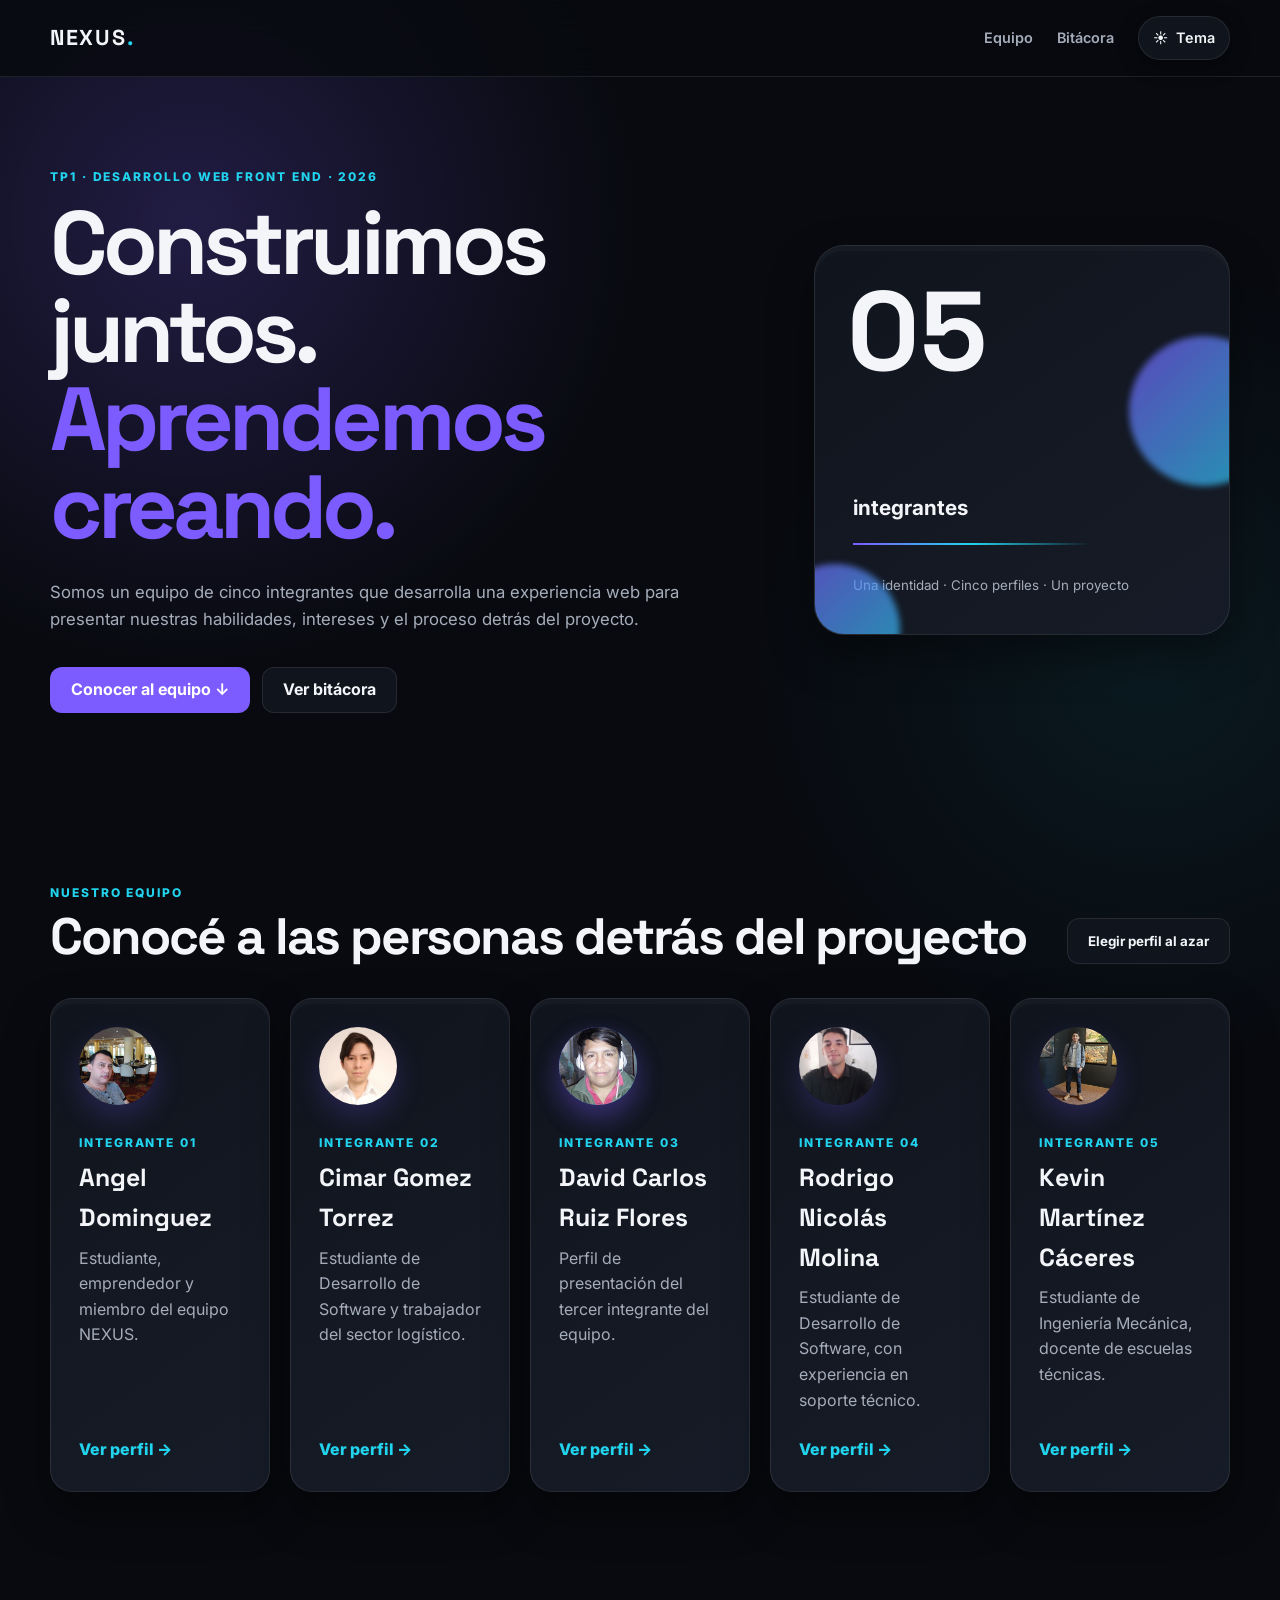
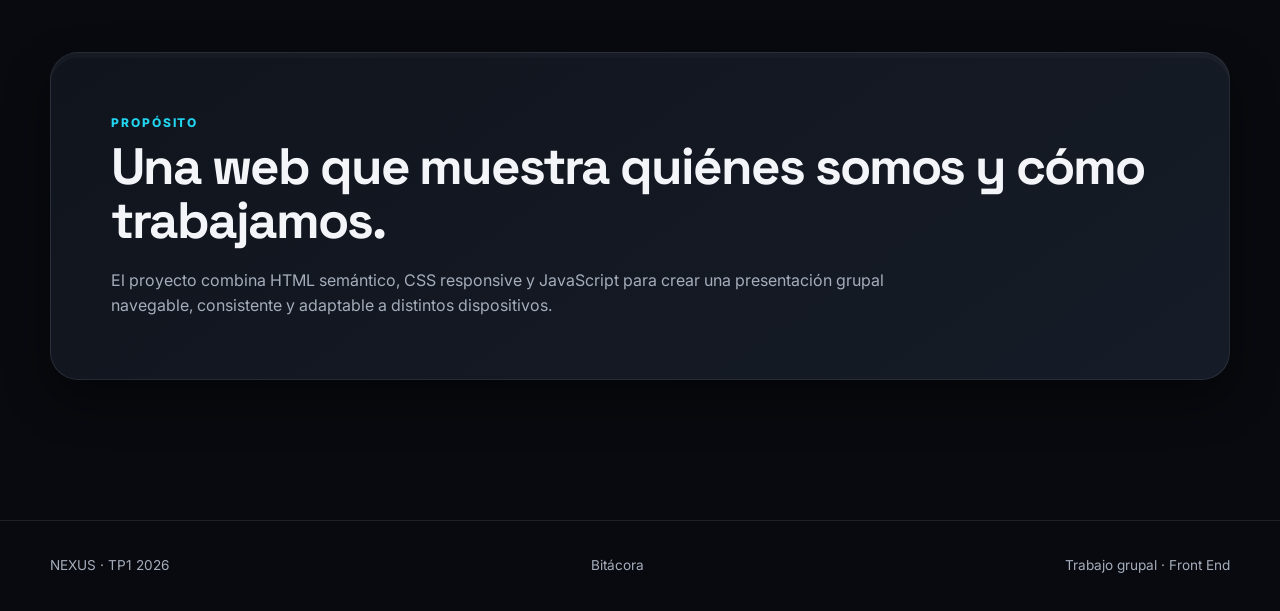
<file: index.html>
<!DOCTYPE html>
<html lang="es">
<head>
    <meta charset="UTF-8">
    <meta name="viewport" content="width=device-width, initial-scale=1.0">
    <meta name="description" content="Portada del equipo para el Trabajo Práctico Grupal 1 - Desarrollo de Sistemas Web Front End.">
    <title>Equipo Nexus | TP1 Front End</title>
    <link rel="preconnect" href="https://fonts.googleapis.com">
    <link rel="preconnect" href="https://fonts.gstatic.com" crossorigin>
    <link href="https://fonts.googleapis.com/css2?family=Inter:wght@400;500;600;700;800&family=Space+Grotesk:wght@500;600;700&display=swap" rel="stylesheet">
    <link rel="stylesheet" href="css/styles.css">
    <script src="js/script.js" defer></script>
</head>
<body>
    <header class="site-header">
        <nav class="navbar container" aria-label="Navegación principal">
            <a class="brand" href="index.html">NEXUS<span>.</span></a>
            <div class="nav-links">
                <a href="#equipo">Equipo</a>
                <a href="bitacora.html">Bitácora</a>
                <button class="theme-toggle" type="button" aria-label="Cambiar tema">
                    <span class="theme-icon">☀</span>
                    <span>Tema</span>
                </button>
            </div>
        </nav>
    </header>

    <main>
        <section class="hero container">
            <div class="hero-copy">
                <p class="eyebrow">TP1 · DESARROLLO WEB FRONT END · 2026</p>
                <h1>Construimos juntos.<br><span>Aprendemos creando.</span></h1>
                <p class="hero-text">
                    Somos un equipo de cinco integrantes que desarrolla una experiencia web
                    para presentar nuestras habilidades, intereses y el proceso detrás del proyecto.
                </p>
                <div class="hero-actions">
                    <a class="btn btn-primary" href="#equipo">Conocer al equipo ↓</a>
                    <a class="btn btn-secondary" href="bitacora.html">Ver bitácora</a>
                </div>
            </div>

            <div class="hero-card card-3d">
                <div class="orb orb-one"></div>
                <div class="orb orb-two"></div>
                <span class="hero-number">05</span>
                <p>integrantes</p>
                <div class="hero-line"></div>
                <small>Una identidad · Cinco perfiles · Un proyecto</small>
            </div>
        </section>

        <section class="section container" id="equipo">
            <div class="section-heading">
                <div>
                    <p class="eyebrow">NUESTRO EQUIPO</p>
                    <h2>Conocé a las personas detrás del proyecto</h2>
                </div>
                <button id="random-profile" class="btn btn-secondary" type="button">Elegir perfil al azar</button>
            </div>

            <div class="team-grid">
                <article class="profile-card card-3d">
                    <img class="avatar avatar-photo" src="img/angel.jpg" alt="Foto de Angel Dominguez">
                    <p class="role">INTEGRANTE 01</p>
                    <h3>Angel Dominguez</h3>
                    <p>Estudiante, emprendedor y miembro del equipo NEXUS.</p>
                    <a class="card-link" href="integrante1.html">Ver perfil →</a>
                </article>

                <article class="profile-card card-3d">
                    <img class="avatar avatar-photo" src="img/cimar.jpg" alt="Foto de Cimar Gomez Torrez">
                    <p class="role">INTEGRANTE 02</p>
                    <h3>Cimar Gomez Torrez</h3>
                    <p>Estudiante de Desarrollo de Software y trabajador del sector logístico.</p>
                    <a class="card-link" href="integrante2.html">Ver perfil →</a>
                </article>

                <article class="profile-card card-3d">
                    <div class="avatar avatar-3"><img src="img/david.jpg" alt="Foto de perfil de David Carlos Ruiz Flores" class="avatar avatar-photo"></div>
                    <p class="role">INTEGRANTE 03</p>
                    <h3>David Carlos Ruiz Flores</h3>
                    <p>Perfil de presentación del tercer integrante del equipo.</p>
                    <a class="card-link" href="integrante3.html">Ver perfil →</a>
                </article>

                <article class="profile-card card-3d">
                    <img src="img/rodrigo.jpg" alt="Foto de perfil de Rodrigo Nicolás Molina" class="avatar avatar-photo">
                    <p class="role">INTEGRANTE 04</p>
                    <h3>Rodrigo Nicolás Molina</h3>
                    <p>Estudiante de Desarrollo de Software, con experiencia en soporte técnico.</p>
                    <a class="card-link" href="integrante4.html">Ver perfil →</a>
                </article>

                <article class="profile-card card-3d">
                    <img src="img/kdmc.jpg" alt="Foto de Kevin Martínez Cáceres" class="avatar avatar-photo">
                    <p class="role">INTEGRANTE 05</p>
                    <h3>Kevin Martínez Cáceres</h3>
                    <p>Estudiante de Ingeniería Mecánica, docente de escuelas técnicas.</p>
                    <a class="card-link" href="integrante5.html">Ver perfil →</a>
                </article>
            </div>
        </section>

        <section class="section container">
            <div class="info-card card-3d">
                <p class="eyebrow">PROPÓSITO</p>
                <h2>Una web que muestra quiénes somos y cómo trabajamos.</h2>
                <p>
                    El proyecto combina HTML semántico, CSS responsive y JavaScript para crear
                    una presentación grupal navegable, consistente y adaptable a distintos dispositivos.
                </p>
            </div>
        </section>
    </main>

    <footer class="site-footer">
        <div class="container footer-content">
            <span>NEXUS · TP1 2026</span>
            <a href="bitacora.html">Bitácora</a>
            <span>Trabajo grupal · Front End</span>
        </div>
    </footer>
</body>
</html>
</file>
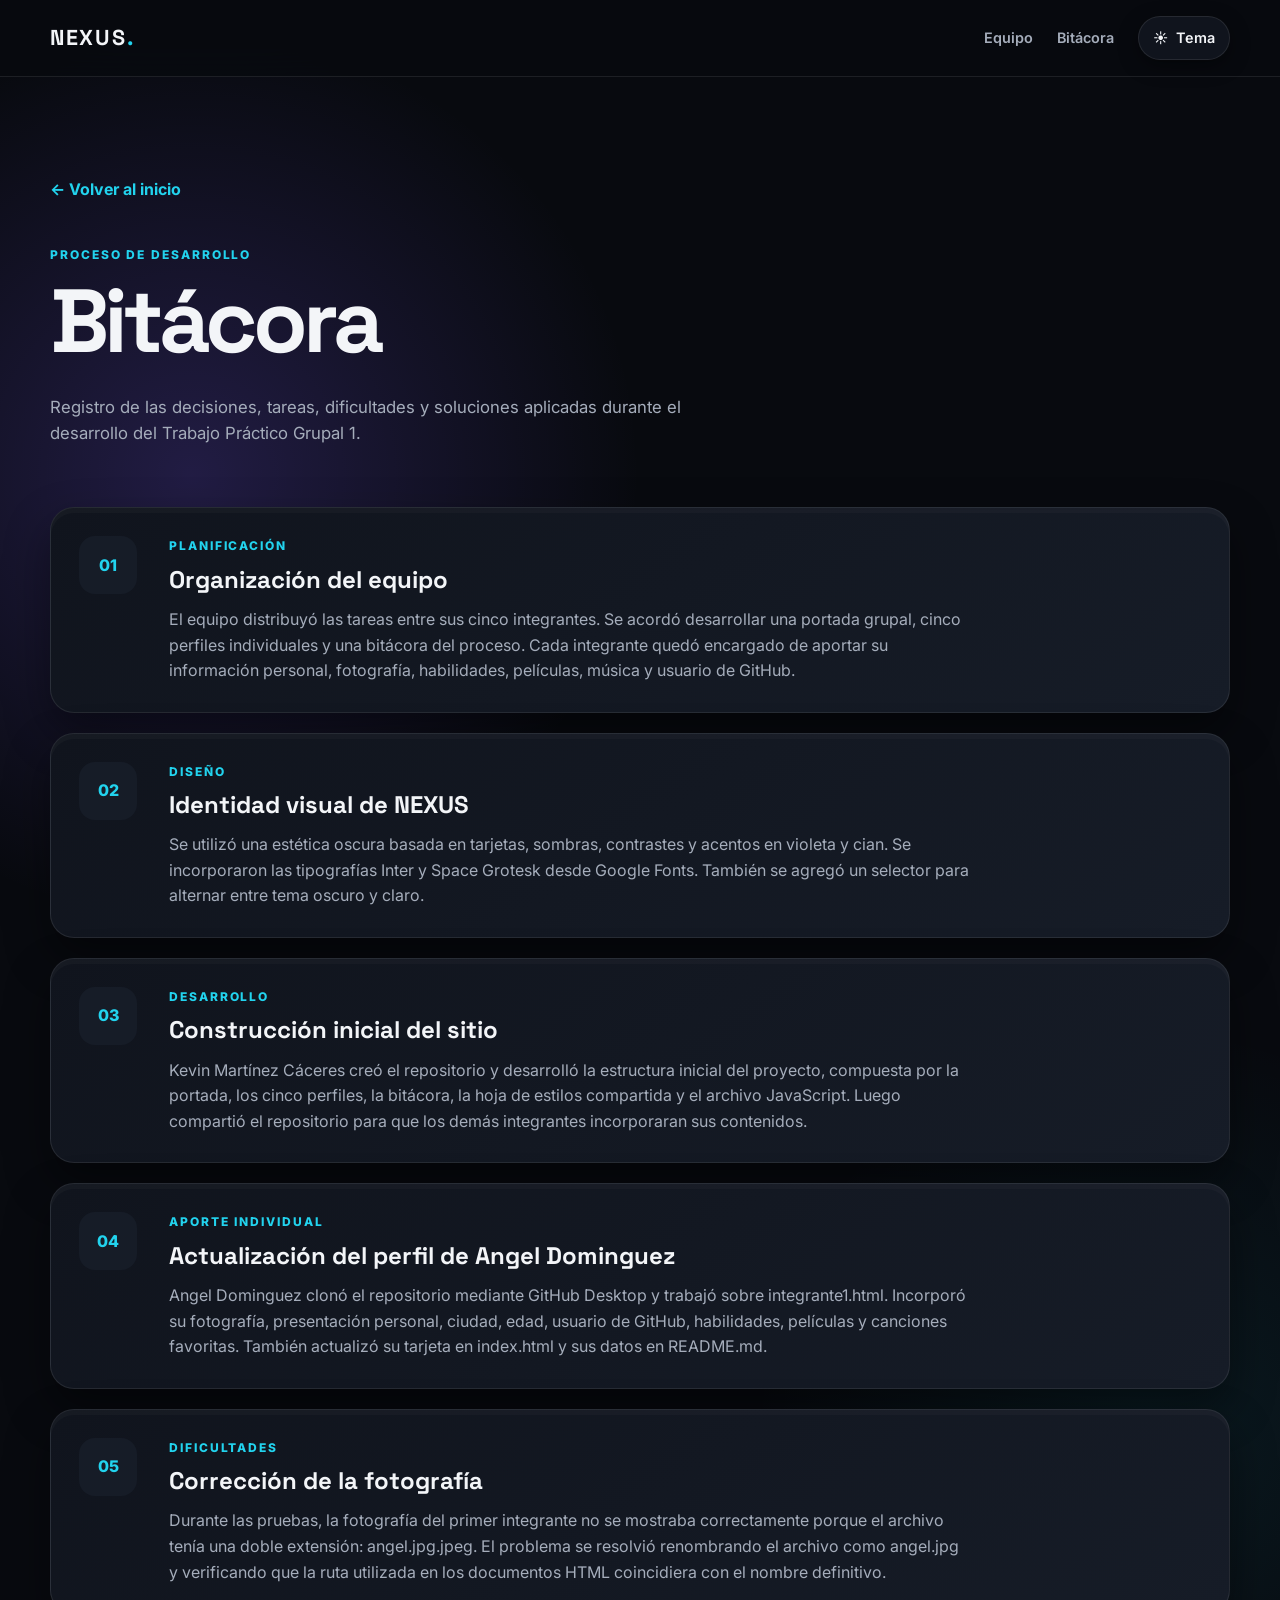
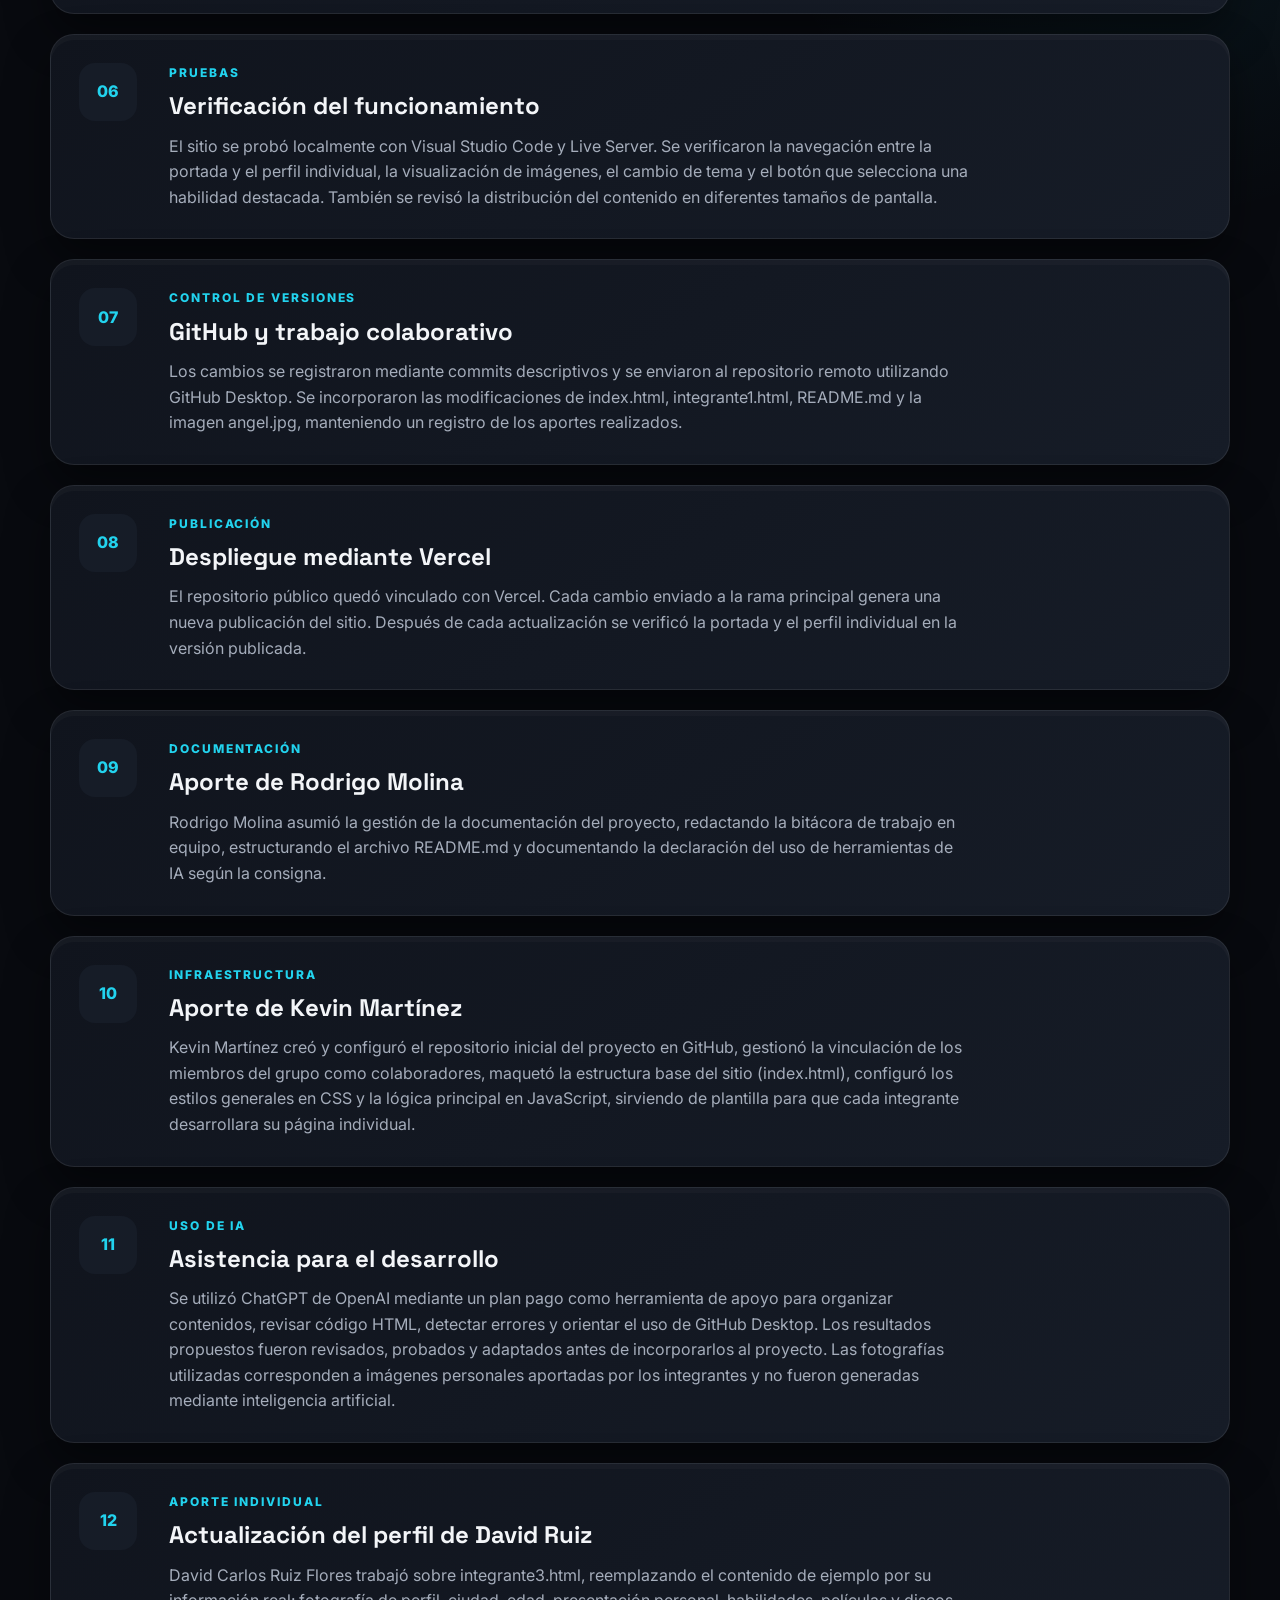
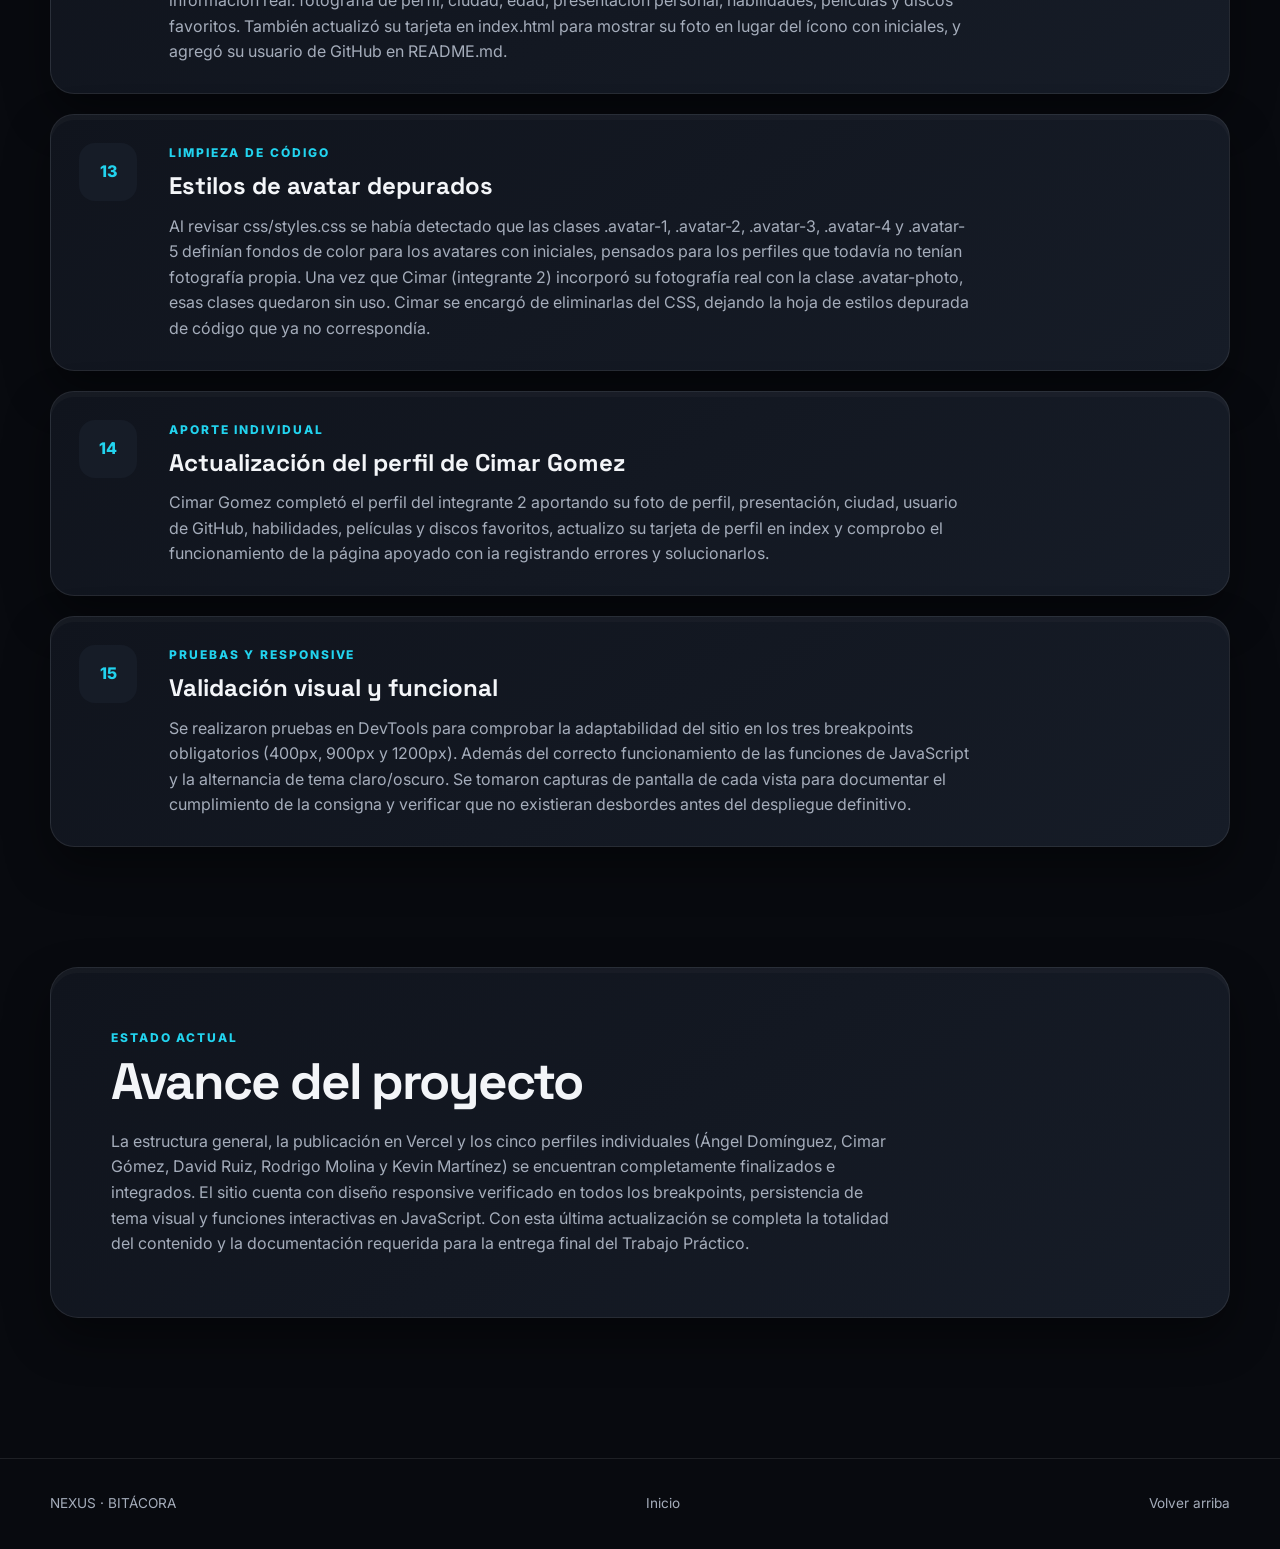
<file: bitacora.html>
<!DOCTYPE html>
<html lang="es">
<head>
    <meta charset="UTF-8">
    <meta name="viewport" content="width=device-width, initial-scale=1.0">
    <title>Bitácora | NEXUS</title>

    <link rel="preconnect" href="https://fonts.googleapis.com">
    <link rel="preconnect" href="https://fonts.gstatic.com" crossorigin>

    <link
        href="https://fonts.googleapis.com/css2?family=Inter:wght@400;500;600;700;800&family=Space+Grotesk:wght@500;600;700&display=swap"
        rel="stylesheet"
    >

    <link rel="stylesheet" href="css/styles.css">
    <script src="js/script.js" defer></script>
</head>

<body>
    <header class="site-header">
        <nav class="navbar container" aria-label="Navegación principal">
            <a class="brand" href="index.html">NEXUS<span>.</span></a>

            <div class="nav-links">
                <a href="index.html#equipo">Equipo</a>
                <a href="bitacora.html">Bitácora</a>

                <button
                    class="theme-toggle"
                    type="button"
                    aria-label="Cambiar tema"
                >
                    <span class="theme-icon">☀️</span>
                    <span>Tema</span>
                </button>
            </div>
        </nav>
    </header>

    <main>
        <section class="page-hero container">
            <a class="back-link" href="index.html">← Volver al inicio</a>
            <p class="eyebrow">PROCESO DE DESARROLLO</p>
            <h1>Bitácora</h1>
            <p>
                Registro de las decisiones, tareas, dificultades y soluciones
                aplicadas durante el desarrollo del Trabajo Práctico Grupal 1.
            </p>
        </section>

        <section class="timeline container">
            <article class="timeline-item card-3d">
                <span class="timeline-number">01</span>

                <div>
                    <p class="role">PLANIFICACIÓN</p>
                    <h2>Organización del equipo</h2>
                    <p>
                        El equipo distribuyó las tareas entre sus cinco integrantes.
                        Se acordó desarrollar una portada grupal, cinco perfiles
                        individuales y una bitácora del proceso. Cada integrante quedó
                        encargado de aportar su información personal, fotografía,
                        habilidades, películas, música y usuario de GitHub.
                    </p>
                </div>
            </article>

            <article class="timeline-item card-3d">
                <span class="timeline-number">02</span>

                <div>
                    <p class="role">DISEÑO</p>
                    <h2>Identidad visual de NEXUS</h2>
                    <p>
                        Se utilizó una estética oscura basada en tarjetas, sombras,
                        contrastes y acentos en violeta y cian. Se incorporaron las
                        tipografías Inter y Space Grotesk desde Google Fonts. También
                        se agregó un selector para alternar entre tema oscuro y claro.
                    </p>
                </div>
            </article>

            <article class="timeline-item card-3d">
                <span class="timeline-number">03</span>

                <div>
                    <p class="role">DESARROLLO</p>
                    <h2>Construcción inicial del sitio</h2>
                    <p>
                        Kevin Martínez Cáceres creó el repositorio y desarrolló la
                        estructura inicial del proyecto, compuesta por la portada,
                        los cinco perfiles, la bitácora, la hoja de estilos compartida
                        y el archivo JavaScript. Luego compartió el repositorio para
                        que los demás integrantes incorporaran sus contenidos.
                    </p>
                </div>
            </article>

            <article class="timeline-item card-3d">
                <span class="timeline-number">04</span>

                <div>
                    <p class="role">APORTE INDIVIDUAL</p>
                    <h2>Actualización del perfil de Angel Dominguez</h2>
                    <p>
                        Angel Dominguez clonó el repositorio mediante GitHub Desktop
                        y trabajó sobre integrante1.html. Incorporó su fotografía,
                        presentación personal, ciudad, edad, usuario de GitHub,
                        habilidades, películas y canciones favoritas. También
                        actualizó su tarjeta en index.html y sus datos en README.md.
                    </p>
                </div>
            </article>

            <article class="timeline-item card-3d">
                <span class="timeline-number">05</span>

                <div>
                    <p class="role">DIFICULTADES</p>
                    <h2>Corrección de la fotografía</h2>
                    <p>
                        Durante las pruebas, la fotografía del primer integrante no
                        se mostraba correctamente porque el archivo tenía una doble
                        extensión: angel.jpg.jpeg. El problema se resolvió renombrando
                        el archivo como angel.jpg y verificando que la ruta utilizada
                        en los documentos HTML coincidiera con el nombre definitivo.
                    </p>
                </div>
            </article>

            <article class="timeline-item card-3d">
                <span class="timeline-number">06</span>

                <div>
                    <p class="role">PRUEBAS</p>
                    <h2>Verificación del funcionamiento</h2>
                    <p>
                        El sitio se probó localmente con Visual Studio Code y Live
                        Server. Se verificaron la navegación entre la portada y el
                        perfil individual, la visualización de imágenes, el cambio
                        de tema y el botón que selecciona una habilidad destacada.
                        También se revisó la distribución del contenido en diferentes
                        tamaños de pantalla.
                    </p>
                </div>
            </article>

            <article class="timeline-item card-3d">
                <span class="timeline-number">07</span>

                <div>
                    <p class="role">CONTROL DE VERSIONES</p>
                    <h2>GitHub y trabajo colaborativo</h2>
                    <p>
                        Los cambios se registraron mediante commits descriptivos y se
                        enviaron al repositorio remoto utilizando GitHub Desktop. Se
                        incorporaron las modificaciones de index.html, integrante1.html,
                        README.md y la imagen angel.jpg, manteniendo un registro de los
                        aportes realizados.
                    </p>
                </div>
            </article>

            <article class="timeline-item card-3d">
                <span class="timeline-number">08</span>

                <div>
                    <p class="role">PUBLICACIÓN</p>
                    <h2>Despliegue mediante Vercel</h2>
                    <p>
                        El repositorio público quedó vinculado con Vercel. Cada cambio
                        enviado a la rama principal genera una nueva publicación del
                        sitio. Después de cada actualización se verificó la portada y
                        el perfil individual en la versión publicada.
                    </p>
                </div>
            </article>

            <article class="timeline-item card-3d">
                <span class="timeline-number">09</span>

                <div>
                    <p class="role">DOCUMENTACIÓN</p>
                    <h2>Aporte de Rodrigo Molina</h2>
                    <p>
                        Rodrigo Molina asumió la gestión de la documentación del
                        proyecto, redactando la bitácora de trabajo en equipo,
                        estructurando el archivo README.md y documentando la
                        declaración del uso de herramientas de IA según la consigna.
                    </p>
                </div>
            </article>

            <article class="timeline-item card-3d">
                <span class="timeline-number">10</span>

                <div>
                    <p class="role">INFRAESTRUCTURA</p>
                    <h2>Aporte de Kevin Martínez</h2>
                    <p>
                        Kevin Martínez creó y configuró el repositorio inicial del
                        proyecto en GitHub, gestionó la vinculación de los miembros
                        del grupo como colaboradores, maquetó la estructura base del
                        sitio (index.html), configuró los estilos generales en CSS y
                        la lógica principal en JavaScript, sirviendo de plantilla
                        para que cada integrante desarrollara su página individual.
                    </p>
                </div>
            </article>

            <article class="timeline-item card-3d">
                <span class="timeline-number">11</span>

                <div>
                    <p class="role">USO DE IA</p>
                    <h2>Asistencia para el desarrollo</h2>
                    <p>
                        Se utilizó ChatGPT de OpenAI mediante un plan pago como
                        herramienta de apoyo para organizar contenidos, revisar código
                        HTML, detectar errores y orientar el uso de GitHub Desktop.
                        Los resultados propuestos fueron revisados, probados y adaptados
                        antes de incorporarlos al proyecto. Las fotografías utilizadas
                        corresponden a imágenes personales aportadas por los integrantes
                        y no fueron generadas mediante inteligencia artificial.
                    </p>
                </div>
            </article>
            
            <article class="timeline-item card-3d">
                <span class="timeline-number">12</span>

                <div>
                    <p class="role">APORTE INDIVIDUAL</p>
                    <h2>Actualización del perfil de David Ruiz</h2>
                    <p>
                        David Carlos Ruiz Flores trabajó sobre integrante3.html,
                        reemplazando el contenido de ejemplo por su información real:
                        fotografía de perfil, ciudad, edad, presentación personal,
                        habilidades, películas y discos favoritos. También actualizó
                        su tarjeta en index.html para mostrar su foto en lugar del
                        ícono con iniciales, y agregó su usuario de GitHub en README.md.
                    </p>
                </div>
            </article>

            <article class="timeline-item card-3d">
                <span class="timeline-number">13</span>

                <div>
                    <p class="role">LIMPIEZA DE CÓDIGO</p>
                    <h2>Estilos de avatar depurados</h2>
                    <p>
                        Al revisar css/styles.css se había detectado que las clases
                        .avatar-1, .avatar-2, .avatar-3, .avatar-4 y .avatar-5 definían
                        fondos de color para los avatares con iniciales, pensados para
                        los perfiles que todavía no tenían fotografía propia. Una vez
                        que Cimar (integrante 2) incorporó su fotografía real con la
                        clase .avatar-photo, esas clases quedaron sin uso. Cimar se
                        encargó de eliminarlas del CSS, dejando la hoja de estilos
                        depurada de código que ya no correspondía.
                    </p>
                </div>
            </article>

            <article class="timeline-item card-3d">
                <span class="timeline-number">14</span>

                <div>
                     <p class="role">APORTE INDIVIDUAL</p>
                    <h2>Actualización del perfil de Cimar Gomez</h2>
                    <p>
                        Cimar Gomez completó el perfil del integrante 2 aportando 
                        su foto de perfil, presentación, ciudad, usuario de GitHub,
                        habilidades, películas y discos favoritos, actualizo su tarjeta de perfil
                        en index y comprobo el funcionamiento de la página apoyado con ia
                        registrando errores y solucionarlos.
                    </p>
                </div>
            </article>

            <article class="timeline-item card-3d">
                <span class="timeline-number">15</span>

                <div>
                    <p class="role">PRUEBAS Y RESPONSIVE</p>
                    <h2>Validación visual y funcional</h2>
                    <p>
                        Se realizaron pruebas en DevTools para comprobar la adaptabilidad del sitio
                        en los tres breakpoints obligatorios (400px, 900px y 1200px).
                        Además del correcto funcionamiento de las funciones de JavaScript y 
                        la alternancia de tema claro/oscuro. Se tomaron capturas de pantalla de 
                        cada vista para documentar el cumplimiento de la consigna y 
                        verificar que no existieran desbordes antes del despliegue definitivo.
                    </p>
                </div>
            </article>
        </section>

        <section class="section container">
            <div class="info-card card-3d">
                <p class="eyebrow">ESTADO ACTUAL</p>
                <h2>Avance del proyecto</h2>
                <p>
                    La estructura general, la publicación en Vercel y los cinco perfiles
                    individuales (Ángel Domínguez, Cimar Gómez, David Ruiz, Rodrigo Molina
                    y Kevin Martínez) se encuentran completamente finalizados e integrados.
                    El sitio cuenta con diseño responsive verificado en todos los breakpoints,
                    persistencia de tema visual y funciones interactivas en JavaScript.
                    Con esta última actualización se completa la totalidad del contenido y
                    la documentación requerida para la entrega final del Trabajo Práctico.
                </p>
            </div>
        </section>
    </main>

    <footer class="site-footer">
        <div class="container footer-content">
            <span>NEXUS · BITÁCORA</span>
            <a href="index.html">Inicio</a>
            <a href="#top">Volver arriba</a>
        </div>
    </footer>
</body>
</html>
</file>
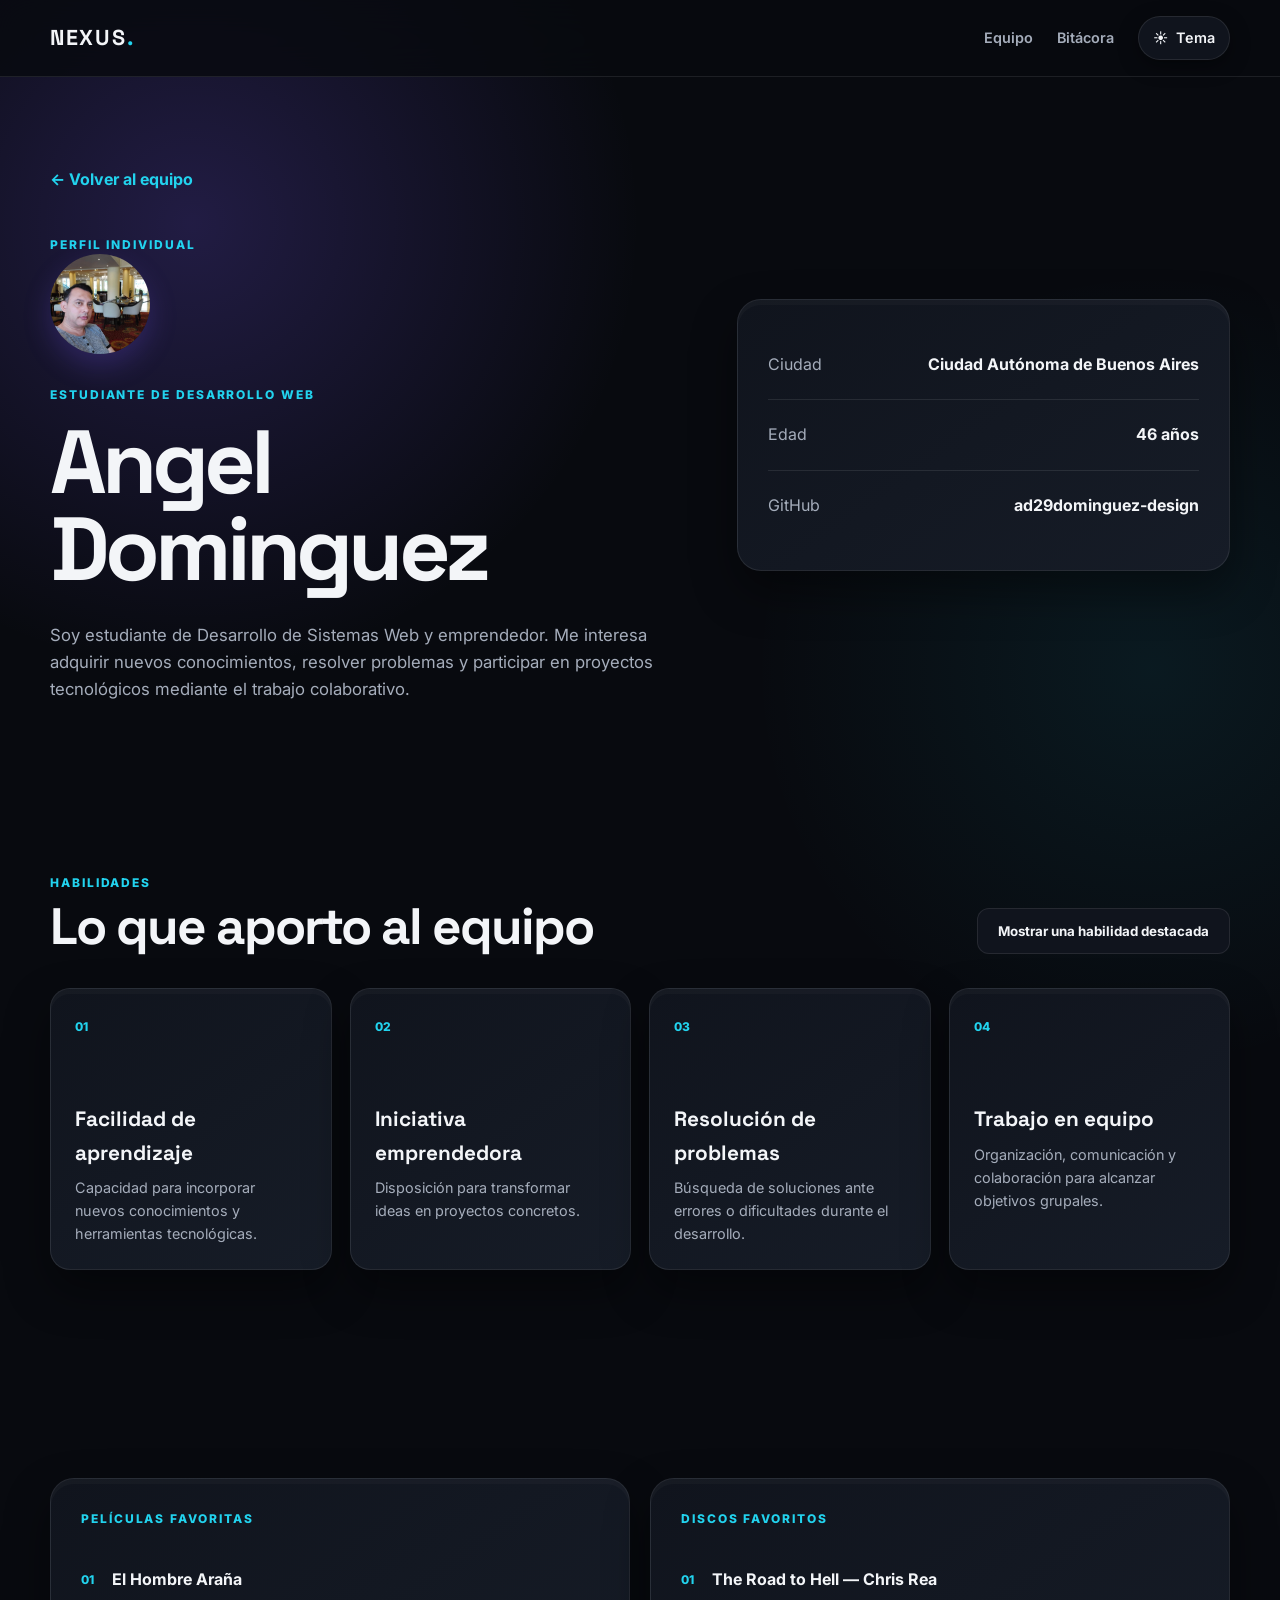
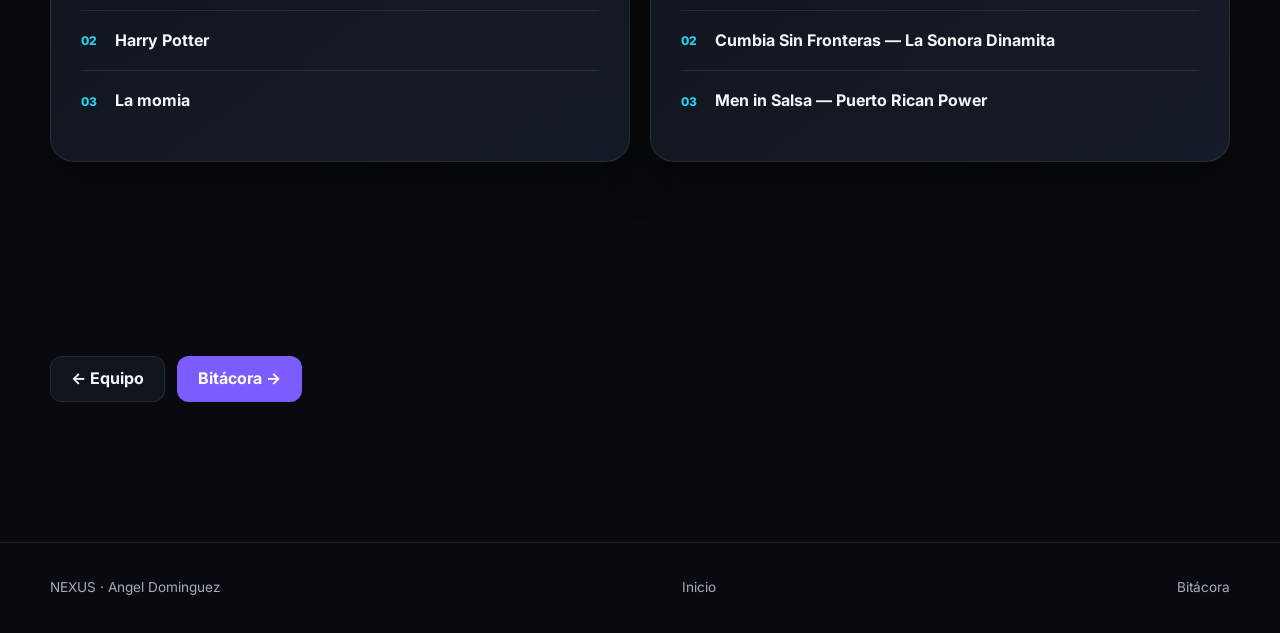
<file: integrante1.html>
<!DOCTYPE html>
<html lang="es">

<head>
    <meta charset="UTF-8">
    <meta name="viewport" content="width=device-width, initial-scale=1.0">

    <title>Angel Dominguez | NEXUS</title>

    <link rel="preconnect" href="https://fonts.googleapis.com">
    <link rel="preconnect" href="https://fonts.gstatic.com" crossorigin>

    <link
        href="https://fonts.googleapis.com/css2?family=Inter:wght@400;500;600;700;800&family=Space+Grotesk:wght@500;600;700&display=swap"
        rel="stylesheet">

    <link rel="stylesheet" href="css/styles.css">
    <script src="js/script.js" defer></script>
</head>

<body>
    <header class="site-header">
        <nav class="navbar container" aria-label="Navegación principal">
            <a class="brand" href="index.html">NEXUS<span>.</span></a>

            <div class="nav-links">
                <a href="index.html#equipo">Equipo</a>
                <a href="bitacora.html">Bitácora</a>

                <button class="theme-toggle" type="button" aria-label="Cambiar tema">
                    <span class="theme-icon">☀</span>
                    <span>Tema</span>
                </button>
            </div>
        </nav>
    </header>

    <main>
        <section class="profile-hero container">
            <div class="profile-intro">
                <a class="back-link" href="index.html#equipo">
                    ← Volver al equipo
                </a>

                <p class="eyebrow">PERFIL INDIVIDUAL</p>

                <img class="large-avatar avatar-1" src="img/angel.jpg" alt="Fotografía de Angel Dominguez"
                    style="object-fit: cover;">

                <p class="role">ESTUDIANTE DE DESARROLLO WEB</p>

                <h1>Angel Dominguez</h1>

                <p class="profile-description">
                    Soy estudiante de Desarrollo de Sistemas Web y emprendedor.
                    Me interesa adquirir nuevos conocimientos, resolver problemas
                    y participar en proyectos tecnológicos mediante el trabajo
                    colaborativo.
                </p>
            </div>

            <div class="profile-data card-3d">
                <div class="data-row">
                    <span>Ciudad</span>
                    <strong>Ciudad Autónoma de Buenos Aires</strong>
                </div>

                <div class="data-row">
                    <span>Edad</span>
                    <strong>46 años</strong>
                </div>

                <div class="data-row">
                    <span>GitHub</span>
                    <strong>ad29dominguez-design</strong>
                </div>
            </div>
        </section>

        <section class="section container">
            <div class="section-heading">
                <div>
                    <p class="eyebrow">HABILIDADES</p>
                    <h2>Lo que aporto al equipo</h2>
                </div>

                <button class="btn btn-secondary skill-button" type="button">
                    Mostrar una habilidad destacada
                </button>
            </div>

            <div class="skills-grid">
                <div class="mini-card card-3d">
                    <span>01</span>
                    <h3>Facilidad de aprendizaje</h3>
                    <p>
                        Capacidad para incorporar nuevos conocimientos
                        y herramientas tecnológicas.
                    </p>
                </div>

                <div class="mini-card card-3d">
                    <span>02</span>
                    <h3>Iniciativa emprendedora</h3>
                    <p>
                        Disposición para transformar ideas
                        en proyectos concretos.
                    </p>
                </div>

                <div class="mini-card card-3d">
                    <span>03</span>
                    <h3>Resolución de problemas</h3>
                    <p>
                        Búsqueda de soluciones ante errores
                        o dificultades durante el desarrollo.
                    </p>
                </div>

                <div class="mini-card card-3d">
                    <span>04</span>
                    <h3>Trabajo en equipo</h3>
                    <p>
                        Organización, comunicación y colaboración
                        para alcanzar objetivos grupales.
                    </p>
                </div>
            </div>

            <p id="skill-result" class="dynamic-result" aria-live="polite"></p>
        </section>

        <section class="section container favorites-section">
            <div class="favorites-card card-3d">
                <p class="eyebrow">PELÍCULAS FAVORITAS</p>

                <div class="favorites-list">
                    <div>
                        <span>01</span>
                        <strong>El Hombre Araña</strong>
                    </div>

                    <div>
                        <span>02</span>
                        <strong>Harry Potter</strong>
                    </div>

                    <div>
                        <span>03</span>
                        <strong>La momia</strong>
                    </div>
                </div>
            </div>

            <div class="favorites-card card-3d">
                <p class="eyebrow">DISCOS FAVORITOS</p>

                    <div class="favorites-list">
                        <div>
                            <span>01</span>
                            <strong>The Road to Hell — Chris Rea</strong>
                        </div>

                        <div>
                            <span>02</span>
                            <strong>
                                Cumbia Sin Fronteras — La Sonora Dinamita
                            </strong>
                        </div>

                        <div>
                            <span>03</span>
                            <strong>Men in Salsa — Puerto Rican Power</strong>
                        </div>
                    </div>
                </div>
            </section>

        <section class="section container">
            <div class="profile-nav">
                <a class="btn btn-secondary" href="index.html#equipo">
                    ← Equipo
                </a>

                <a class="btn btn-primary" href="bitacora.html">
                    Bitácora →
                </a>
            </div>
        </section>
    </main>

    <footer class="site-footer">
        <div class="container footer-content">
            <span>NEXUS · Angel Dominguez</span>
            <a href="index.html">Inicio</a>
            <a href="bitacora.html">Bitácora</a>
        </div>
    </footer>
</body>

</html>
</file>
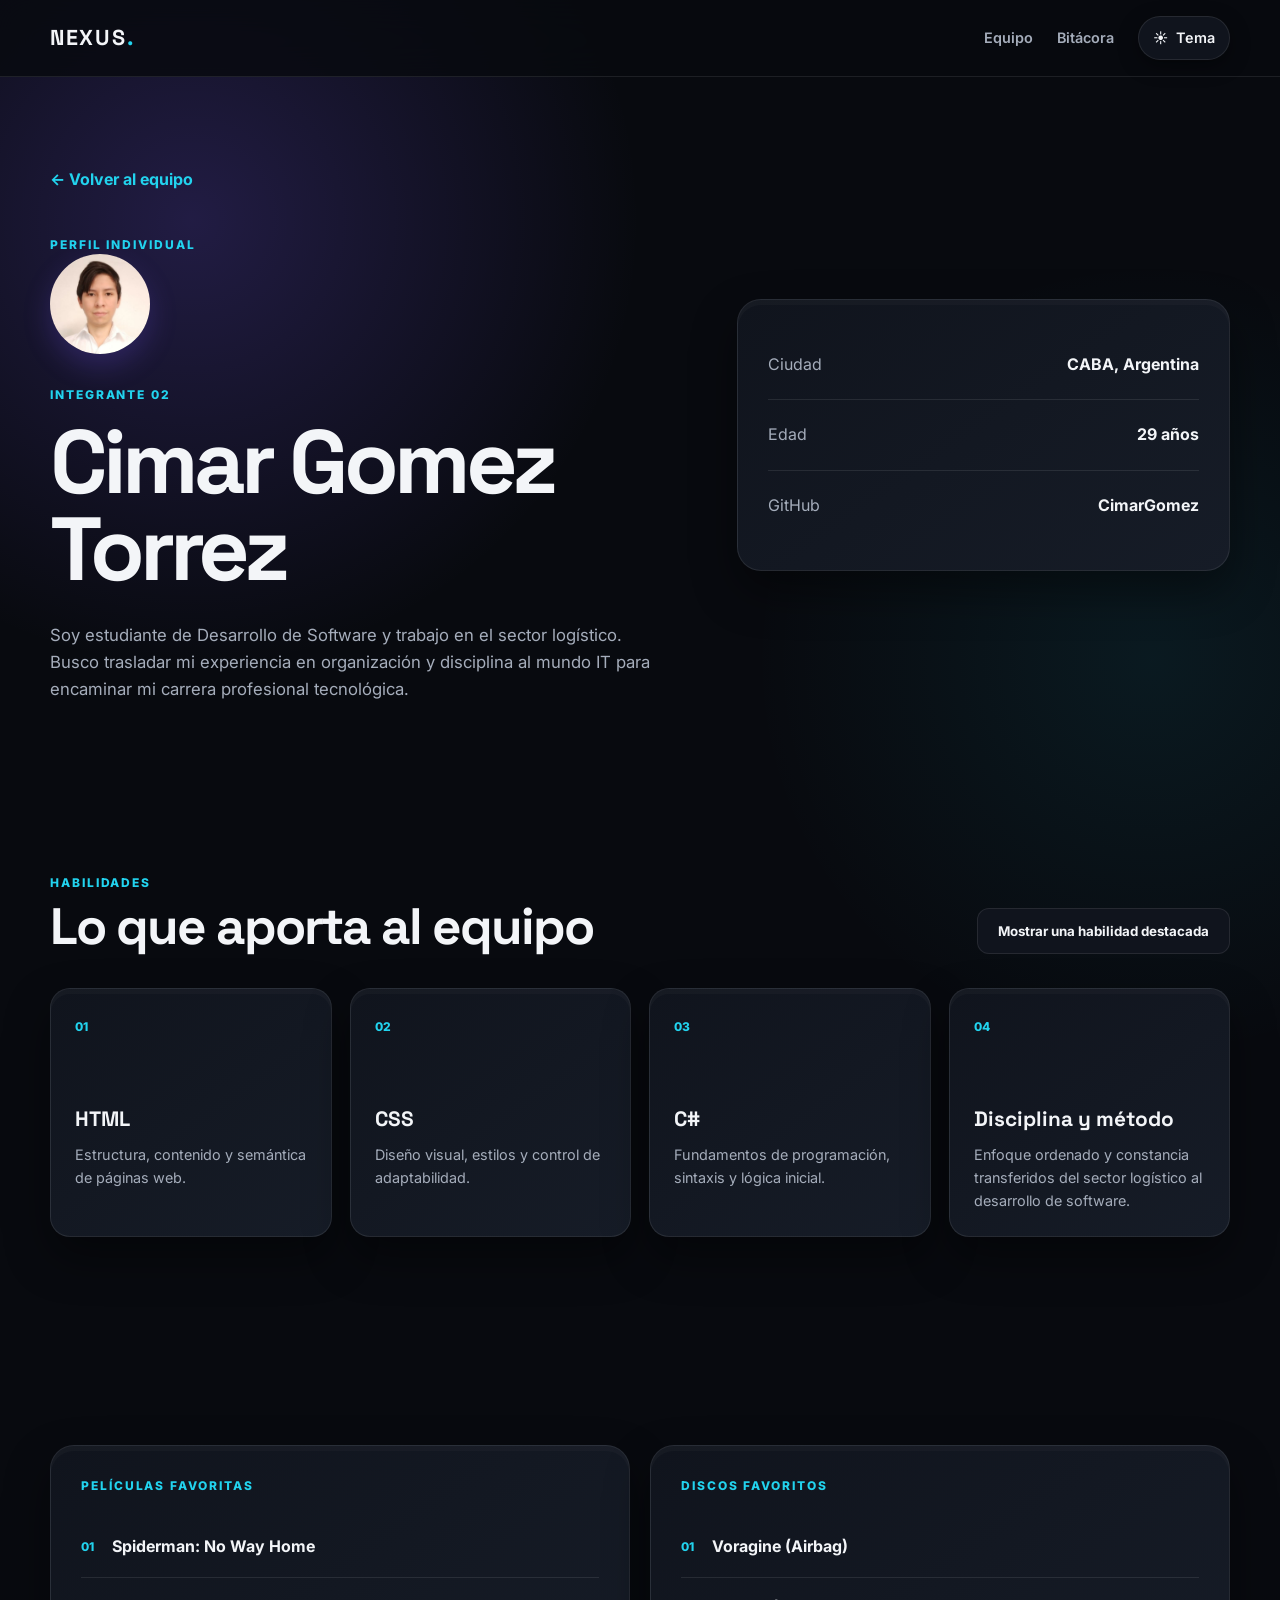
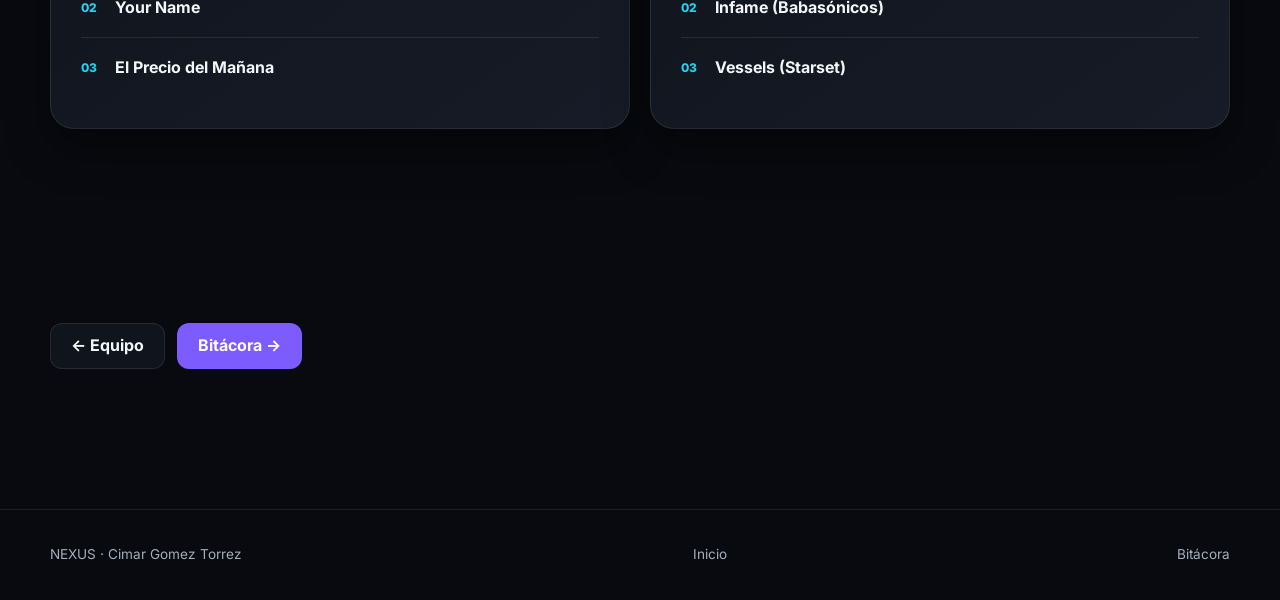
<file: integrante2.html>
<!DOCTYPE html>
<html lang="es">
<head>
    <meta charset="UTF-8">
    <meta name="viewport" content="width=device-width, initial-scale=1.0">
    <title>Cimar Gomez Torrez | NEXUS</title>
    <link rel="preconnect" href="https://fonts.googleapis.com">
    <link rel="preconnect" href="https://fonts.gstatic.com" crossorigin>
    <link href="https://fonts.googleapis.com/css2?family=Inter:wght@400;500;600;700;800&family=Space+Grotesk:wght@500;600;700&display=swap" rel="stylesheet">
    <link rel="stylesheet" href="css/styles.css">
    <script src="js/script.js" defer></script>
</head>
<body>
    <header class="site-header">
        <nav class="navbar container" aria-label="Navegación principal">
            <a class="brand" href="index.html">NEXUS<span>.</span></a>
            <div class="nav-links">
                <a href="index.html#equipo">Equipo</a>
                <a href="bitacora.html">Bitácora</a>
                <button class="theme-toggle" type="button" aria-label="Cambiar tema">
                    <span class="theme-icon">☀</span>
                    <span>Tema</span>
                </button>
            </div>
        </nav>
    </header>

    <main>
        <section class="profile-hero container">
            <div class="profile-intro">
                <a class="back-link" href="index.html#equipo">← Volver al equipo</a>
                <p class="eyebrow">PERFIL INDIVIDUAL</p>

                <img class="large-avatar avatar-photo" src="img/cimar.jpg" alt="Fotografía de Cimar Gomez Torrez">

                <p class="role">INTEGRANTE 02</p>
                <h1>Cimar Gomez Torrez</h1>
                <p class="profile-description">
                    Soy estudiante de Desarrollo de Software y trabajo en el sector logístico. Busco trasladar mi experiencia en organización y disciplina al mundo IT para encaminar mi carrera profesional tecnológica.
                </p>
            </div>

            <div class="profile-data card-3d">
                <div class="data-row"><span>Ciudad</span><strong>CABA, Argentina</strong></div>
                <div class="data-row"><span>Edad</span><strong>29 años</strong></div>
                <div class="data-row"><span>GitHub</span><strong><a href="https://github.com/CimarGomez" target="_blank" style="color: inherit;">CimarGomez</a></strong></div>
            </div>
        </section>

        <section class="section container">
            <div class="section-heading">
                <div>
                    <p class="eyebrow">HABILIDADES</p>
                    <h2>Lo que aporta al equipo</h2>
                </div>
                <button class="btn btn-secondary" id="skill-button-2" type="button">Mostrar una habilidad destacada</button>
            </div>

            <div class="skills-grid">
                <div class="mini-card card-3d"><span>01</span><h3>HTML</h3><p>Estructura, contenido y semántica de páginas web.</p></div>
                <div class="mini-card card-3d"><span>02</span><h3>CSS</h3><p>Diseño visual, estilos y control de adaptabilidad.</p></div>
                <div class="mini-card card-3d"><span>03</span><h3>C#</h3><p>Fundamentos de programación, sintaxis y lógica inicial.</p></div>
                <div class="mini-card card-3d"><span>04</span><h3>Disciplina y método</h3><p>Enfoque ordenado y constancia transferidos del sector logístico al desarrollo de software.</p></div>
            </div>
            <p id="skill-result-2" class="dynamic-result" aria-live="polite"></p>
        </section>

        <section class="section container favorites-section">
            <div class="favorites-card card-3d">
                <p class="eyebrow">PELÍCULAS FAVORITAS</p>
                <div class="favorites-list">
                    <div><span>01</span><strong>Spiderman: No Way Home</strong></div>
                    <div><span>02</span><strong>Your Name</strong></div>
                    <div><span>03</span><strong>El Precio del Mañana</strong></div>
                </div>
            </div>

            <div class="favorites-card card-3d">
                <p class="eyebrow">DISCOS FAVORITOS</p>
                <div class="favorites-list">
                    <div><span>01</span><strong>Voragine (Airbag)</strong></div>
                    <div><span>02</span><strong>Infame (Babasónicos)</strong></div>
                    <div><span>03</span><strong>Vessels (Starset)</strong></div>
                </div>
            </div>
        </section>

        <section class="section container">
            <div class="profile-nav">
                <a class="btn btn-secondary" href="index.html#equipo">← Equipo</a>
                <a class="btn btn-primary" href="bitacora.html">Bitácora →</a>
            </div>
        </section>
    </main>

    <footer class="site-footer">
        <div class="container footer-content">
            <span>NEXUS · Cimar Gomez Torrez</span>
            <a href="index.html">Inicio</a>
            <a href="bitacora.html">Bitácora</a>
        </div>
    </footer>

    <script>
        const skillButton2 = document.querySelector("#skill-button-2");
        const skillResult2 = document.querySelector("#skill-result-2");

        const misHabilidades = [
            "HTML — estructura, contenido y semántica",
            "CSS — diseño visual, estilos y adaptabilidad",
            "C# — fundamentos de programación y lógica",
            "Disciplina y método — enfoque ordenado y constancia"
        ];

        let indiceHabilidad = 0;

        skillButton2.addEventListener("click", () => {
            const seleccionada = misHabilidades[indiceHabilidad];
            skillResult2.textContent = `Habilidad destacada: ${seleccionada}`;
            indiceHabilidad = (indiceHabilidad + 1) % misHabilidades.length;
        });
    </script>
</body>
</html>
</file>
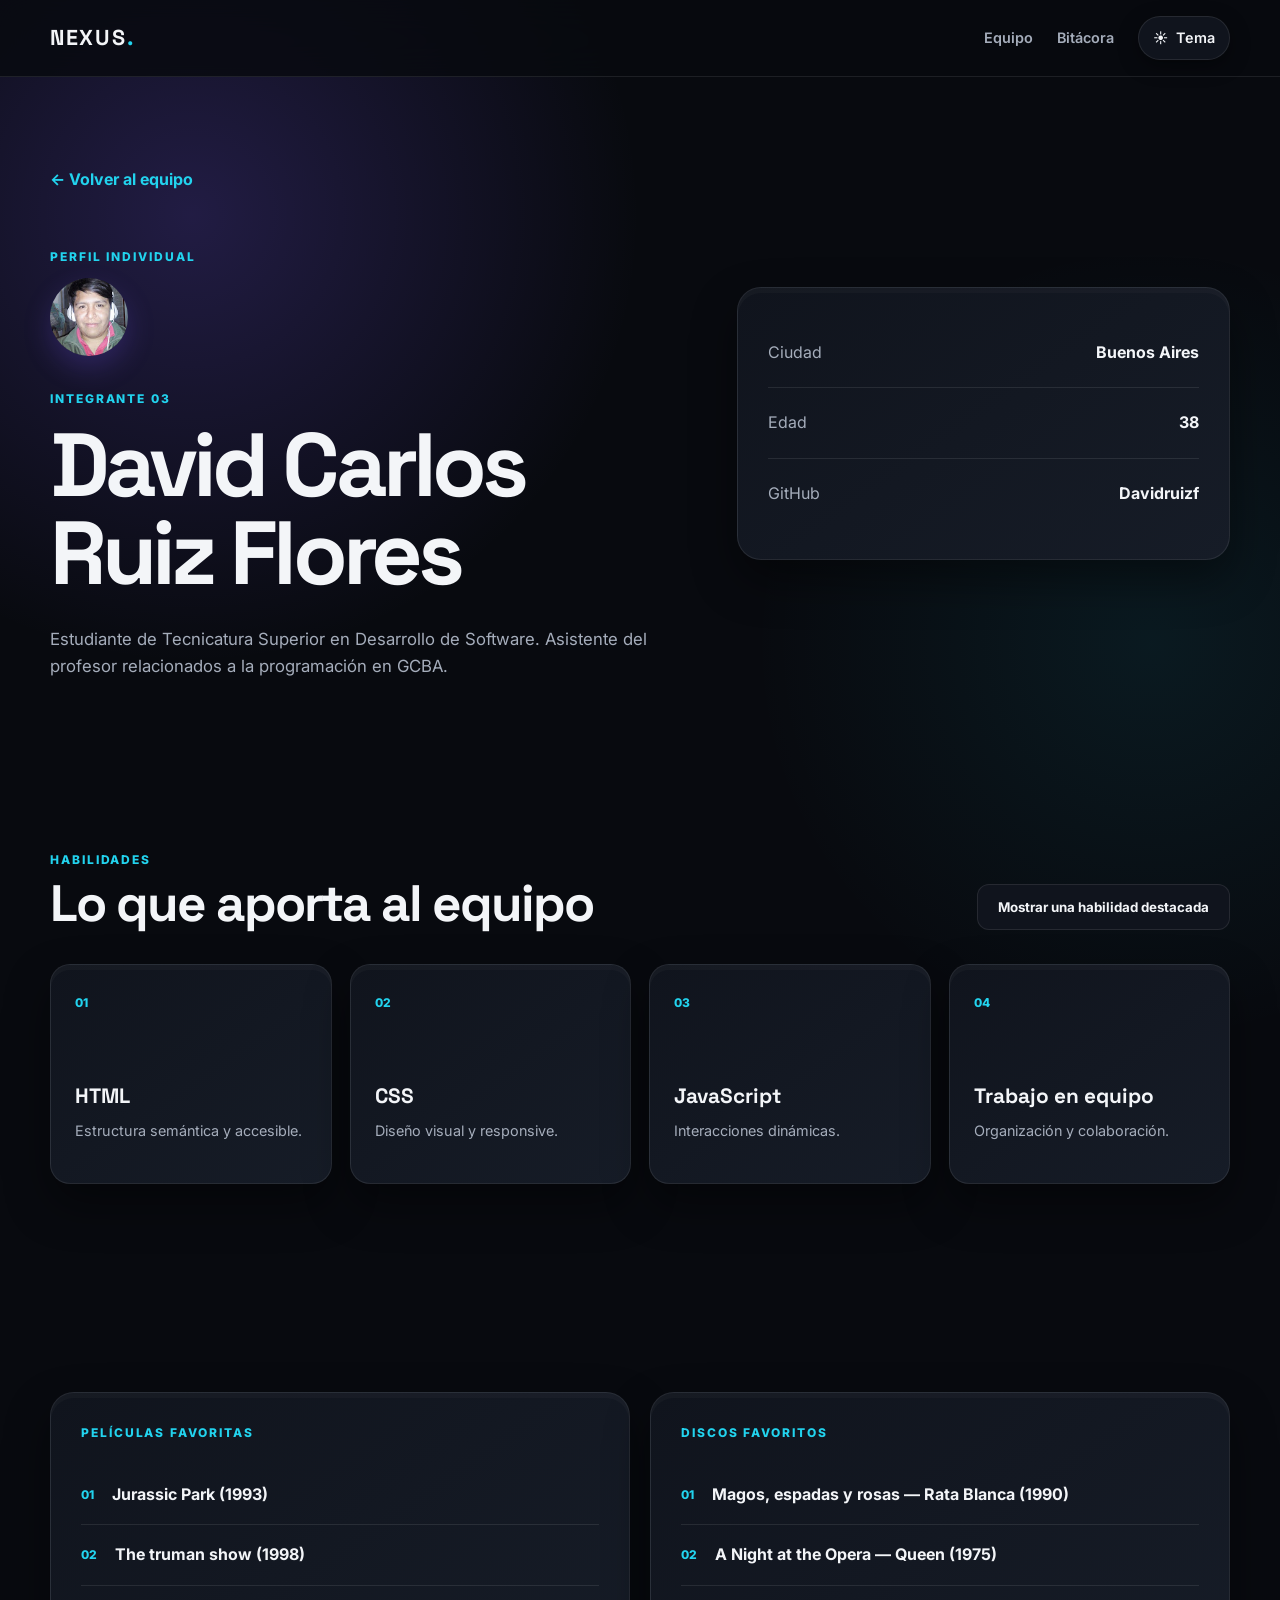
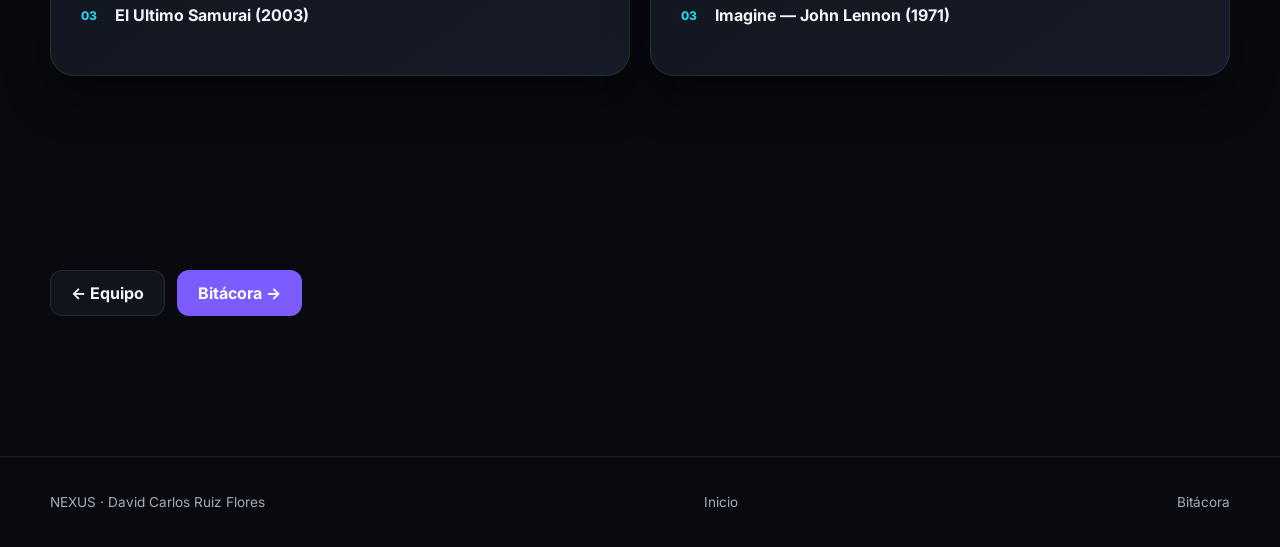
<file: integrante3.html>
<!DOCTYPE html>
<html lang="es">
<head>
    <meta charset="UTF-8">
    <meta name="viewport" content="width=device-width, initial-scale=1.0">
    <title>David Carlos Ruiz Flores | NEXUS</title>
    <link rel="preconnect" href="https://fonts.googleapis.com">
    <link rel="preconnect" href="https://fonts.gstatic.com" crossorigin>
    <link href="https://fonts.googleapis.com/css2?family=Inter:wght@400;500;600;700;800&family=Space+Grotesk:wght@500;600;700&display=swap" rel="stylesheet">
    <link rel="stylesheet" href="css/styles.css">
    <script src="js/script.js" defer></script>
</head>
<body>
    <header class="site-header">
        <nav class="navbar container" aria-label="Navegación principal">
            <a class="brand" href="index.html">NEXUS<span>.</span></a>
            <div class="nav-links">
                <a href="index.html#equipo">Equipo</a>
                <a href="bitacora.html">Bitácora</a>
                <button class="theme-toggle" type="button" aria-label="Cambiar tema">
                    <span class="theme-icon">☀</span>
                    <span>Tema</span>
                </button>
            </div>
        </nav>
    </header>

    <main>
        <section class="profile-hero container">
            <div class="profile-intro profile-intro1">
                <a class="back-link" href="index.html#equipo">← Volver al equipo</a>
                <p class="eyebrow">PERFIL INDIVIDUAL</p>
                <div class="eyebrow"><img src="img/david.jpg" alt="Foto de perfil de David Carlos Ruiz Flores" class="avatar avatar-photo "></div>
                <p class="role">INTEGRANTE 03</p>
                <h1>David Carlos Ruiz Flores</h1>
                <p class="profile-description">
                    Estudiante de Tecnicatura Superior en Desarrollo de Software. Asistente del profesor relacionados a la programación en GCBA.
                </p>
            </div>

            <div class="profile-data card-3d">
                <div class="data-row"><span>Ciudad</span><strong>Buenos Aires</strong></div>
                <div class="data-row"><span>Edad</span><strong>38</strong></div>
                <div class="data-row"><span>GitHub</span><strong><a href="https://github.com/Davidruizf" target="_blank" style="color: inherit;">Davidruizf</a></strong></div>
            </div>
        </section>

        <section class="section container">
            <div class="section-heading">
                <div>
                    <p class="eyebrow">HABILIDADES</p>
                    <h2>Lo que aporta al equipo</h2>
                </div>
                <button class="btn btn-secondary skill-button" type="button">Mostrar una habilidad destacada</button>
            </div>

            <div class="skills-grid">
                <div class="mini-card card-3d"><span>01</span><h3>HTML</h3><p>Estructura semántica y accesible.</p></div>
                <div class="mini-card card-3d"><span>02</span><h3>CSS</h3><p>Diseño visual y responsive.</p></div>
                <div class="mini-card card-3d"><span>03</span><h3>JavaScript</h3><p>Interacciones dinámicas.</p></div>
                <div class="mini-card card-3d"><span>04</span><h3>Trabajo en equipo</h3><p>Organización y colaboración.</p></div>
            </div>
            <p id="skill-result" class="dynamic-result" aria-live="polite"></p>
        </section>

        <section class="section container favorites-section">
            <div class="favorites-card card-3d">
                <p class="eyebrow">PELÍCULAS FAVORITAS</p>
                <div class="favorites-list">
                    <div><span>01</span><strong>Jurassic Park (1993)</strong></div>
                    <div><span>02</span><strong>The truman show (1998)</strong></div>
                    <div><span>03</span><strong>El Ultimo Samurai (2003)</strong></div>
                </div>
            </div>

            <div class="favorites-card card-3d">
                <p class="eyebrow">DISCOS FAVORITOS</p>
                <div class="favorites-list">
                    <div><span>01</span><strong>Magos, espadas y rosas — Rata Blanca (1990)</strong></div>
                    <div><span>02</span><strong>A Night at the Opera — Queen (1975)</strong></div>
                    <div><span>03</span><strong>Imagine — John Lennon (1971)</strong></div>
                </div>
            </div>
        </section>

        <section class="section container">
            <div class="profile-nav">
                <a class="btn btn-secondary" href="index.html#equipo">← Equipo</a>
                <a class="btn btn-primary" href="bitacora.html">Bitácora →</a>
            </div>
        </section>
    </main>

    <footer class="site-footer">
        <div class="container footer-content">
            <span>NEXUS · David Carlos Ruiz Flores</span>
            <a href="index.html">Inicio</a>
            <a href="bitacora.html">Bitácora</a>
        </div>
    </footer>
</body>
</html>
</file>
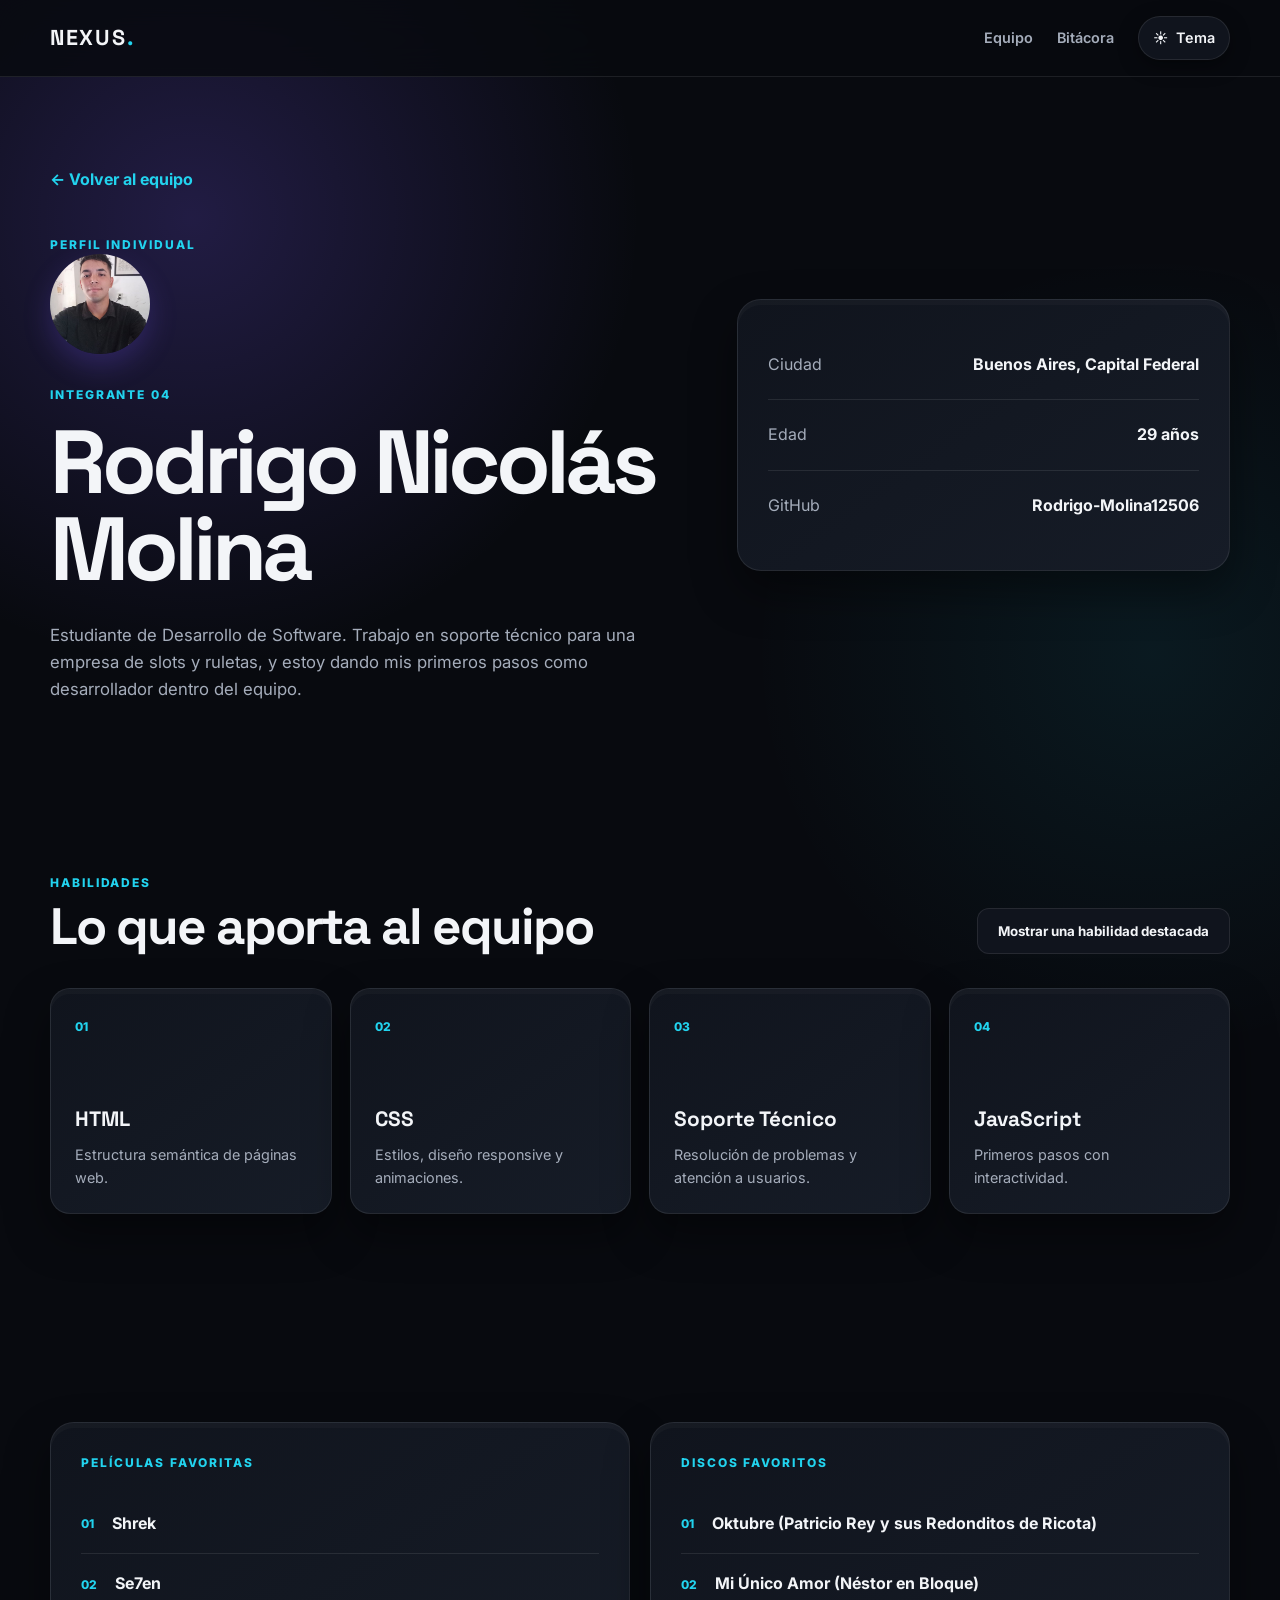
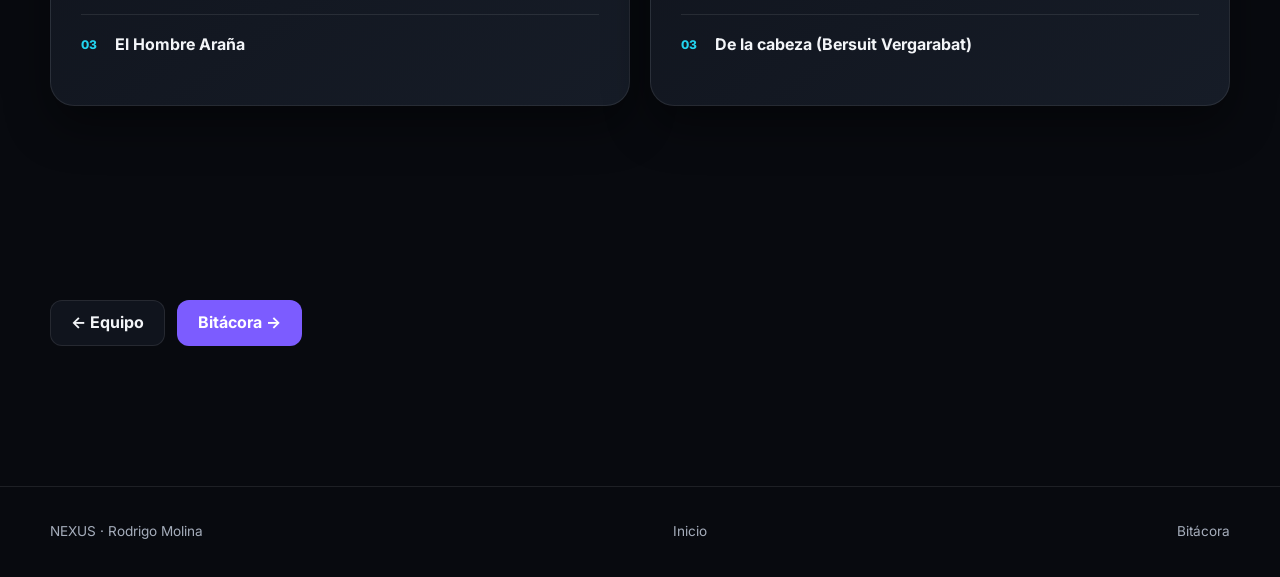
<file: integrante4.html>
<!DOCTYPE html>
<html lang="es">
<head>
    <meta charset="UTF-8">
    <meta name="viewport" content="width=device-width, initial-scale=1.0">
    <title>Rodrigo Molina | NEXUS</title>
    <link rel="preconnect" href="https://fonts.googleapis.com">
    <link rel="preconnect" href="https://fonts.gstatic.com" crossorigin>
    <link href="https://fonts.googleapis.com/css2?family=Inter:wght@400;500;600;700;800&family=Space+Grotesk:wght@500;600;700&display=swap" rel="stylesheet">
    <link rel="stylesheet" href="css/styles.css">
    <script src="js/script.js" defer></script>
</head>
<body>
    <header class="site-header">
        <nav class="navbar container" aria-label="Navegación principal">
            <a class="brand" href="index.html">NEXUS<span>.</span></a>
            <div class="nav-links">
                <a href="index.html#equipo">Equipo</a>
                <a href="bitacora.html">Bitácora</a>
                <button class="theme-toggle" type="button" aria-label="Cambiar tema">
                    <span class="theme-icon">☀</span>
                    <span>Tema</span>
                </button>
            </div>
        </nav>
    </header>

    <main>
        <section class="profile-hero container">
            <div class="profile-intro">
                <a class="back-link" href="index.html#equipo">← Volver al equipo</a>
                <p class="eyebrow">PERFIL INDIVIDUAL</p>
                <img src="img/rodrigo.jpg" alt="Foto de perfil de Rodrigo Nicolás Molina" class="large-avatar avatar-photo">
                <p class="role">INTEGRANTE 04</p>
                <h1>Rodrigo Nicolás Molina</h1>
                <p class="profile-description">
                    Estudiante de Desarrollo de Software. Trabajo en soporte técnico para una
                    empresa de slots y ruletas, y estoy dando mis primeros pasos como
                    desarrollador dentro del equipo.
                </p>
            </div>

            <div class="profile-data card-3d">
                <div class="data-row"><span>Ciudad</span><strong>Buenos Aires, Capital Federal</strong></div>
                <div class="data-row"><span>Edad</span><strong>29 años</strong></div>
                <div class="data-row"><span>GitHub</span><strong><a href="https://github.com/Rodrigo-Molina12506" target="_blank">Rodrigo-Molina12506</a></strong></div>
            </div>
        </section>

        <section class="section container">
            <div class="section-heading">
                <div>
                    <p class="eyebrow">HABILIDADES</p>
                    <h2>Lo que aporta al equipo</h2>
                </div>
                <button class="btn btn-secondary" id="skill-button-4" type="button">Mostrar una habilidad destacada</button>
            </div>

            <div class="skills-grid">
                <div class="mini-card card-3d"><span>01</span><h3>HTML</h3><p>Estructura semántica de páginas web.</p></div>
                <div class="mini-card card-3d"><span>02</span><h3>CSS</h3><p>Estilos, diseño responsive y animaciones.</p></div>
                <div class="mini-card card-3d"><span>03</span><h3>Soporte Técnico</h3><p>Resolución de problemas y atención a usuarios.</p></div>
                <div class="mini-card card-3d"><span>04</span><h3>JavaScript</h3><p>Primeros pasos con interactividad.</p></div>
            </div>
            <p id="skill-result-4" class="dynamic-result" aria-live="polite"></p>
        </section>

        <section class="section container favorites-section">
            <div class="favorites-card card-3d">
                <p class="eyebrow">PELÍCULAS FAVORITAS</p>
                <div class="favorites-list">
                    <div><span>01</span><strong>Shrek</strong></div>
                    <div><span>02</span><strong>Se7en</strong></div>
                    <div><span>03</span><strong>El Hombre Araña</strong></div>
                </div>
            </div>

            <div class="favorites-card card-3d">
                <p class="eyebrow">DISCOS FAVORITOS</p>
                <div class="favorites-list">
                    <div><span>01</span><strong>Oktubre (Patricio Rey y sus Redonditos de Ricota)</strong></div>
                    <div><span>02</span><strong>Mi Único Amor (Néstor en Bloque)</strong></div>
                    <div><span>03</span><strong>De la cabeza (Bersuit Vergarabat)</strong></div>
                </div>
            </div>
        </section>

        <section class="section container">
            <div class="profile-nav">
                <a class="btn btn-secondary" href="index.html#equipo">← Equipo</a>
                <a class="btn btn-primary" href="bitacora.html">Bitácora →</a>
            </div>
        </section>
    </main>

    <footer class="site-footer">
        <div class="container footer-content">
            <span>NEXUS · Rodrigo Molina</span>
            <a href="index.html">Inicio</a>
            <a href="bitacora.html">Bitácora</a>
        </div>
    </footer>

    <script>
        // ===== Interacción dinámica propia de este perfil =====
        // Se usan IDs propios (skill-button-4 / skill-result-4) para no
        // interferir con el script.js compartido por el resto del equipo.

        const skillButton4 = document.querySelector("#skill-button-4");
        const skillResult4 = document.querySelector("#skill-result-4");

        const misHabilidades = [
            "HTML — estructura semántica",
            "CSS — diseño responsive",
            "Soporte Técnico — resolución de problemas",
            "JavaScript — en camino"
        ];

        // ---------- OPCIÓN 1: ROTACIÓN (cambia en orden con cada click) ----------
        let indiceHabilidad = 0;

        skillButton4.addEventListener("click", () => {
            const seleccionada = misHabilidades[indiceHabilidad];
            skillResult4.textContent = `Habilidad destacada: ${seleccionada}`;
            indiceHabilidad = (indiceHabilidad + 1) % misHabilidades.length;
        });

        // ---------- OPCIÓN 2: FIJO (se revela una sola vez, no cambia) ----------
        // Para usar esta opción: comentá el bloque de arriba (OPCIÓN 1) y
        // descomentá este bloque de abajo.

        /*
        skillButton4.addEventListener("click", () => {
            skillResult4.textContent = "Habilidad destacada: Soporte Técnico — resolución de problemas";
        });
        */
    </script>
</body>
</html>
</file>
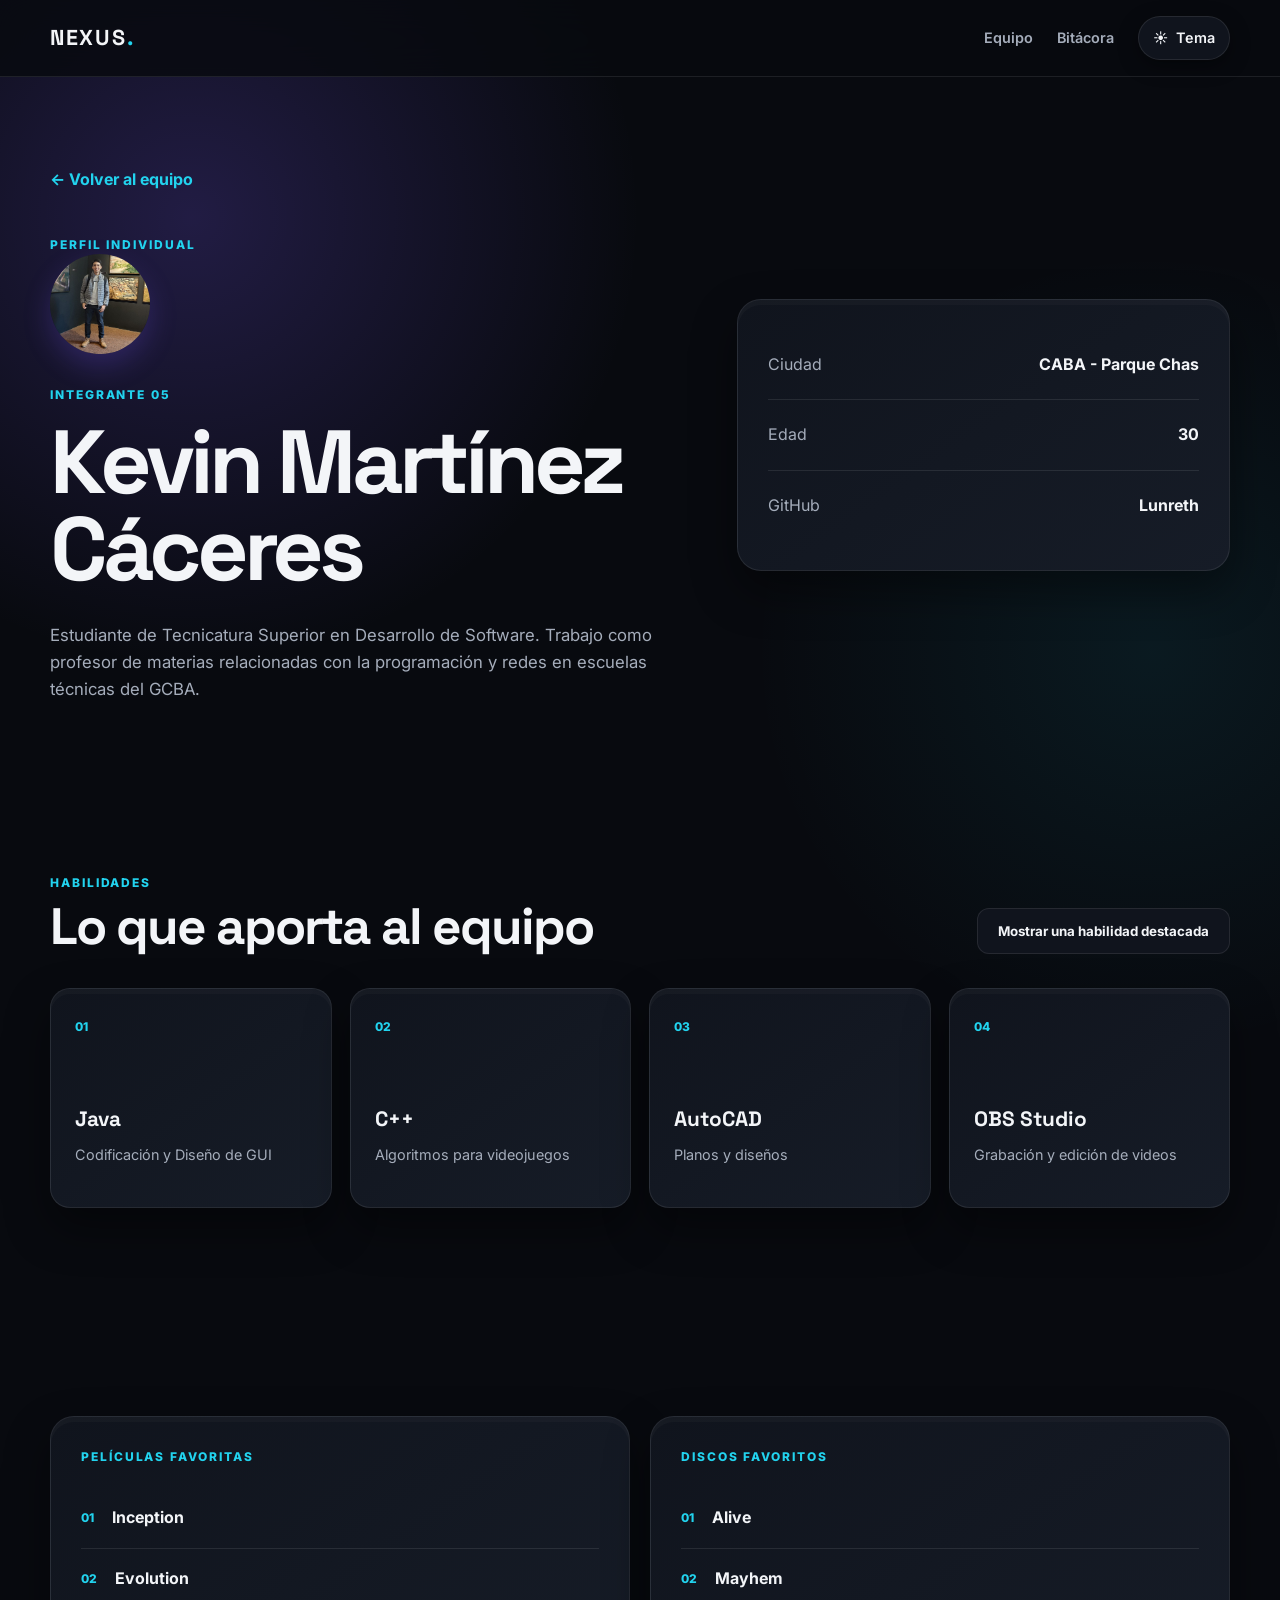
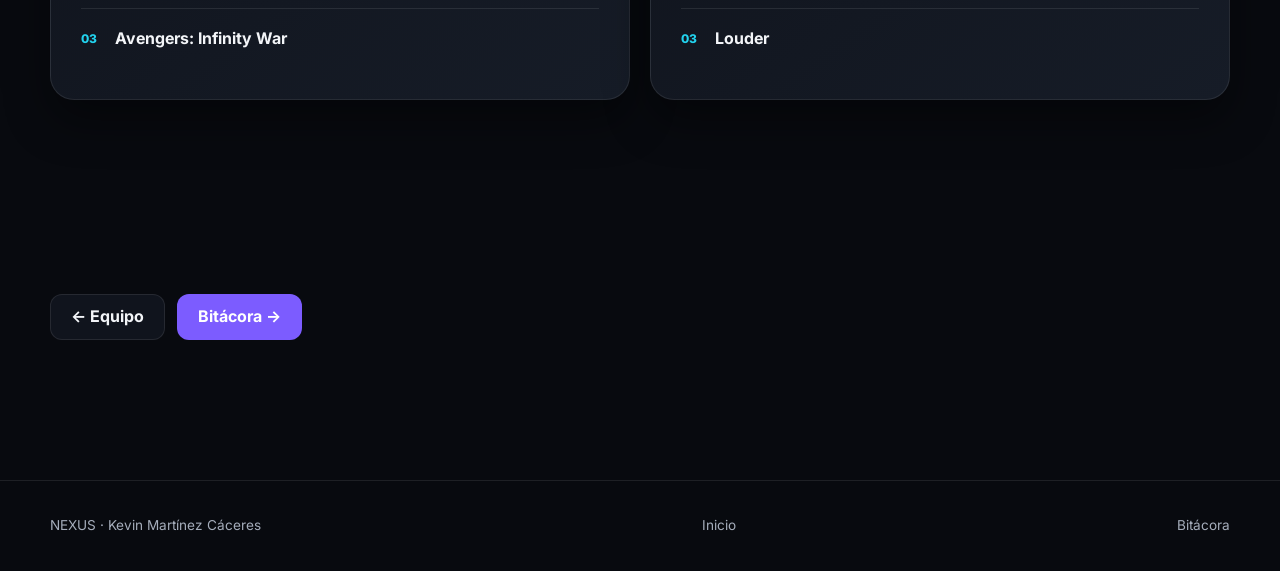
<file: integrante5.html>
<!DOCTYPE html>
<html lang="es">
<head>
    <meta charset="UTF-8">
    <meta name="viewport" content="width=device-width, initial-scale=1.0">
    <title>Kevin Martínez Cáceres | NEXUS</title>
    <link rel="preconnect" href="https://fonts.googleapis.com">
    <link rel="preconnect" href="https://fonts.gstatic.com" crossorigin>
    <link href="https://fonts.googleapis.com/css2?family=Inter:wght@400;500;600;700;800&family=Space+Grotesk:wght@500;600;700&display=swap" rel="stylesheet">
    <link rel="stylesheet" href="css/styles.css">
    <script src="js/script.js" defer></script>
</head>
<body>
    <header class="site-header">
        <nav class="navbar container" aria-label="Navegación principal">
            <a class="brand" href="index.html">NEXUS<span>.</span></a>
            <div class="nav-links">
                <a href="index.html#equipo">Equipo</a>
                <a href="bitacora.html">Bitácora</a>
                <button class="theme-toggle" type="button" aria-label="Cambiar tema">
                    <span class="theme-icon">☀</span>
                    <span>Tema</span>
                </button>
            </div>
        </nav>
    </header>

    <main>
        <section class="profile-hero container">
            <div class="profile-intro">
                <a class="back-link" href="index.html#equipo">← Volver al equipo</a>
                <p class="eyebrow">PERFIL INDIVIDUAL</p>
                <img src="img/kdmc.jpg" alt="Foto de Kevin Martínez Cáceres" class="large-avatar avatar-photo">
                <p class="role">INTEGRANTE 05</p>
                <h1>Kevin Martínez Cáceres</h1>
                <p class="profile-description">
                    Estudiante de Tecnicatura Superior en Desarrollo de Software.
                    Trabajo como profesor de materias relacionadas con la programación y redes en escuelas técnicas del GCBA.
                </p>
            </div>

            <div class="profile-data card-3d">
                <div class="data-row"><span>Ciudad</span><strong>CABA - Parque Chas</strong></div>
                <div class="data-row"><span>Edad</span><strong>30</strong></div>
                <div class="data-row"><span>GitHub</span><strong><a href="https://github.com/Lunreth" target="_blank">Lunreth</a></strong></div>
            </div>
        </section>

        <section class="section container">
            <div class="section-heading">
                <div>
                    <p class="eyebrow">HABILIDADES</p>
                    <h2>Lo que aporta al equipo</h2>
                </div>
                <button class="btn btn-secondary" id="skill-button-5" type="button">Mostrar una habilidad destacada</button>
            </div>

            <div class="skills-grid">
                <div class="mini-card card-3d"><span>01</span><h3>Java</h3><p>Codificación y Diseño de GUI</p></div>
                <div class="mini-card card-3d"><span>02</span><h3>C++</h3><p>Algoritmos para videojuegos</p></div>
                <div class="mini-card card-3d"><span>03</span><h3>AutoCAD</h3><p>Planos y diseños</p></div>
                <div class="mini-card card-3d"><span>04</span><h3>OBS Studio</h3><p>Grabación y edición de videos</p></div>
            </div>
            <p id="skill-result-5" class="dynamic-result" aria-live="polite"></p>
        </section>

        <section class="section container favorites-section">
            <div class="favorites-card card-3d">
                <p class="eyebrow">PELÍCULAS FAVORITAS</p>
                <div class="favorites-list">
                    <div><span>01</span><strong>Inception</strong></div>
                    <div><span>02</span><strong>Evolution</strong></div>
                    <div><span>03</span><strong>Avengers: Infinity War</strong></div>
                </div>
            </div>

            <div class="favorites-card card-3d">
                <p class="eyebrow">DISCOS FAVORITOS</p>
                <div class="favorites-list">
                    <div><span>01</span><strong>Alive</strong></div>
                    <div><span>02</span><strong>Mayhem</strong></div>
                    <div><span>03</span><strong>Louder</strong></div>
                </div>
            </div>
        </section>

        <section class="section container">
            <div class="profile-nav">
                <a class="btn btn-secondary" href="index.html#equipo">← Equipo</a>
                <a class="btn btn-primary" href="bitacora.html">Bitácora →</a>
            </div>
        </section>
    </main>

    <footer class="site-footer">
        <div class="container footer-content">
            <span>NEXUS · Kevin Martínez Cáceres</span>
            <a href="index.html">Inicio</a>
            <a href="bitacora.html">Bitácora</a>
        </div>
    </footer>

    <script>
        // ===== Interacción dinámica propia de este perfil =====
        // Se usan IDs propios (skill-button-5 / skill-result-5) para no
        // interferir con el script.js compartido por el resto del equipo.

        const skillButton5 = document.querySelector("#skill-button-5");
        const skillResult5 = document.querySelector("#skill-result-5");

        const misHabilidades = [
            "Java — Codificación y Diseño de GUI",
            "C++ — Algoritmos para videojuegos",
            "AutoCAD — Diseño de planos y modelos",
            "OBS STudio — Grabación y edición de videos"
        ];
        
        let indiceHabilidad = 0;

        skillButton5.addEventListener("click", () => {
            const seleccionada = misHabilidades[indiceHabilidad];
            skillResult5.textContent = `Habilidad destacada: ${seleccionada}`;
            indiceHabilidad = (indiceHabilidad + 1) % misHabilidades.length;
        });
    </script>
    
</body>
</html>
</file>
<file: css/styles.css>
:root {
    --bg: #080a0f;
    --surface: #10141d;
    --surface-2: #161c27;
    --text: #f3f5f8;
    --muted: #a5adbb;
    --accent: #7c5cff;
    --accent-2: #22d3ee;
    --border: rgba(255,255,255,.09);
    --shadow: rgba(0,0,0,.42);
    --glow: rgba(124,92,255,.22);
}

body.light-theme {
    --bg: #f1f3f7;
    --surface: #ffffff;
    --surface-2: #e9edf4;
    --text: #141923;
    --muted: #5e6775;
    --accent: #6046d9;
    --accent-2: #0891b2;
    --border: rgba(20,25,35,.10);
    --shadow: rgba(33,41,55,.16);
    --glow: rgba(96,70,217,.16);
}

* {
    box-sizing: border-box;
    margin: 0;
    padding: 0;
}

html {
    scroll-behavior: smooth;
}

body {
    min-height: 100vh;
    background:
        radial-gradient(circle at 15% 10%, var(--glow), transparent 28rem),
        radial-gradient(circle at 90% 30%, rgba(34,211,238,.08), transparent 25rem),
        var(--bg);
    color: var(--text);
    font-family: "Inter", sans-serif;
    line-height: 1.6;
    transition: background .35s ease, color .35s ease;
}

a {
    color: inherit;
    text-decoration: none;
}

button,
a {
    -webkit-tap-highlight-color: transparent;
}

.container {
    width: min(1180px, calc(100% - 40px));
    margin-inline: auto;
}

.site-header {
    position: sticky;
    top: 0;
    z-index: 50;
    border-bottom: 1px solid var(--border);
    background: color-mix(in srgb, var(--bg) 82%, transparent);
    backdrop-filter: blur(18px);
}

.navbar {
    min-height: 76px;
    display: flex;
    align-items: center;
    justify-content: space-between;
    gap: 20px;
}

.brand {
    font-family: "Space Grotesk", sans-serif;
    font-size: 1.35rem;
    font-weight: 700;
    letter-spacing: .08em;
}

.brand span {
    color: var(--accent-2);
}

.nav-links {
    display: flex;
    align-items: center;
    gap: 24px;
    color: var(--muted);
    font-size: .9rem;
    font-weight: 600;
}

.nav-links a {
    transition: color .2s ease;
}

.nav-links a:hover {
    color: var(--text);
}

.theme-toggle {
    border: 1px solid var(--border);
    background: var(--surface);
    color: var(--text);
    border-radius: 999px;
    padding: 9px 14px;
    cursor: pointer;
    display: flex;
    gap: 8px;
    align-items: center;
    font: inherit;
    box-shadow: 0 6px 20px var(--shadow);
    transition: transform .2s ease, box-shadow .2s ease;
}

.theme-toggle:hover {
    transform: translateY(-2px);
    box-shadow: 0 10px 28px var(--shadow);
}

.hero {
    min-height: 650px;
    display: grid;
    grid-template-columns: 1.25fr .75fr;
    align-items: center;
    gap: 70px;
    padding-block: 90px;
}

.eyebrow,
.role {
    color: var(--accent-2);
    font-size: .75rem;
    font-weight: 800;
    letter-spacing: .16em;
}

.hero h1,
.page-hero h1,
.profile-intro h1 {
    margin-top: 14px;
    font-family: "Space Grotesk", sans-serif;
    font-size: clamp(3rem, 7vw, 6rem);
    line-height: .98;
    letter-spacing: -.055em;
}

.profile-intro1 .eyebrow {
    margin-top: 12px;
}

.hero h1 span {
    color: var(--accent);
}

.hero-text,
.page-hero > p:last-child,
.profile-description {
    max-width: 650px;
    margin-top: 28px;
    color: var(--muted);
    font-size: 1.05rem;
}

.hero-actions,
.profile-nav {
    display: flex;
    flex-wrap: wrap;
    gap: 12px;
    margin-top: 34px;
}

.btn {
    display: inline-flex;
    justify-content: center;
    align-items: center;
    min-height: 46px;
    padding: 0 20px;
    border-radius: 12px;
    border: 1px solid var(--border);
    font-weight: 700;
    cursor: pointer;
    font-family: inherit;
    transition: transform .2s ease, box-shadow .2s ease, background .2s ease;
}

.btn:hover {
    transform: translateY(-3px);
    box-shadow: 0 12px 30px var(--shadow);
}

.btn-primary {
    background: var(--accent);
    color: white;
    border-color: transparent;
}

.btn-secondary {
    background: var(--surface);
    color: var(--text);
}

.card-3d {
    border: 1px solid var(--border);
    background: linear-gradient(145deg, var(--surface), var(--surface-2));
    box-shadow:
        0 20px 45px var(--shadow),
        0 5px 0 rgba(255,255,255,.025) inset;
    transition:
        transform .3s cubic-bezier(.2,.8,.2,1),
        box-shadow .3s ease,
        border-color .3s ease;
    animation: cardEntrance .7s ease both;
}

.card-3d:hover {
    transform: translateY(-9px) rotateX(1deg) rotateY(-1deg);
    box-shadow:
        0 32px 60px var(--shadow),
        0 0 35px var(--glow);
    border-color: color-mix(in srgb, var(--accent) 45%, var(--border));
}

@keyframes cardEntrance {
    from {
        opacity: 0;
        transform: translateY(24px);
    }
    to {
        opacity: 1;
        transform: translateY(0);
    }
}

.hero-card {
    min-height: 390px;
    padding: 38px;
    position: relative;
    overflow: hidden;
    display: flex;
    flex-direction: column;
    justify-content: flex-end;
    border-radius: 30px;
    transform: rotate(2deg);
}

.hero-card:hover {
    transform: translateY(-9px) rotate(0deg);
}

.hero-number {
    position: absolute;
    top: 30px;
    left: 32px;
    font-family: "Space Grotesk", sans-serif;
    font-size: 7rem;
    font-weight: 700;
    line-height: 1;
}

.hero-card p {
    font-size: 1.3rem;
    font-weight: 700;
}

.hero-card small {
    color: var(--muted);
    margin-top: 12px;
}

.hero-line {
    width: 70%;
    height: 2px;
    margin: 18px 0;
    background: linear-gradient(90deg, var(--accent), var(--accent-2), transparent);
}

.orb {
    position: absolute;
    width: 150px;
    height: 150px;
    border-radius: 50%;
    filter: blur(3px);
    opacity: .7;
    background: linear-gradient(135deg, var(--accent), var(--accent-2));
    animation: float 5s ease-in-out infinite;
}

.orb-one {
    top: 90px;
    right: -50px;
}

.orb-two {
    bottom: -60px;
    left: -45px;
    width: 130px;
    height: 130px;
    animation-delay: -2s;
}

@keyframes float {
    50% { transform: translateY(-18px) scale(1.06); }
}

.section {
    padding-block: 80px;
}

.section-heading {
    display: flex;
    align-items: end;
    justify-content: space-between;
    gap: 30px;
    margin-bottom: 34px;
}

.section h2,
.info-card h2 {
    margin-top: 8px;
    font-family: "Space Grotesk", sans-serif;
    font-size: clamp(2rem, 4vw, 3.4rem);
    line-height: 1.05;
    letter-spacing: -.04em;
}

.team-grid {
    display: grid;
    grid-template-columns: repeat(3, 1fr);
    gap: 20px;
}

.profile-card {
    min-height: 330px;
    border-radius: 22px;
    padding: 28px;
    display: flex;
    flex-direction: column;
    align-items: flex-start;
}

.profile-card:nth-child(4),
.profile-card:nth-child(5) {
    grid-column: span 1;
}

.avatar,
.large-avatar {
    flex-shrink: 0;
    border-radius: 50%;
    background: linear-gradient(135deg, var(--accent), var(--accent-2));
    box-shadow: 0 12px 28px var(--glow);
}

/*Se surpimio en .avatar, .large-avatar: display: grid;, place-items: center;, color: white;, font-family: "Space Grotesk", sans-serif; y font-weight: 800;
en .avatar se surpimio font-size: 1.2rem
en .large-avatar se suprimio font-size: 1.5rem*/

.avatar {
    width: 78px;
    height: 78px;
    margin-bottom: 28px;
}


/* Se eliminaron las clases de gradientes (.avatar-2, .avatar-3, .avatar-4, .avatar-5) que originalmente se encontraban en esta línea.*/ 
.profile-card h3 {
    margin: 6px 0 8px;
    font-family: "Space Grotesk", sans-serif;
    font-size: 1.55rem;
}

.profile-card > p:not(.role) {
    color: var(--muted);
}

.card-link {
    margin-top: auto;
    padding-top: 24px;
    color: var(--accent-2);
    font-weight: 800;
}

.info-card {
    border-radius: 28px;
    padding: clamp(28px, 5vw, 60px);
}

.info-card > p:last-child {
    max-width: 780px;
    margin-top: 20px;
    color: var(--muted);
}

.site-footer {
    margin-top: 60px;
    border-top: 1px solid var(--border);
}

.footer-content {
    min-height: 90px;
    display: flex;
    align-items: center;
    justify-content: space-between;
    gap: 20px;
    color: var(--muted);
    font-size: .85rem;
}

.footer-content a:hover {
    color: var(--text);
}

.profile-hero {
    min-height: 580px;
    display: grid;
    grid-template-columns: 1fr .8fr;
    align-items: center;
    gap: 70px;
    padding-block: 90px;
}

.back-link {
    display: inline-block;
    color: var(--accent-2);
    font-weight: 700;
    margin-bottom: 42px;
}

.large-avatar {
    width: 100px;
    height: 100px;
    margin: 0 0 24px;
}

.avatar-photo,
.large-avatar.avatar-photo {
    object-fit: cover;
} /* se surpimio el border: 3px solid var(--accent); */

.profile-data {
    border-radius: 24px;
    padding: 30px;
}

.data-row {
    padding: 22px 0;
    display: flex;
    justify-content: space-between;
    gap: 20px;
    border-bottom: 1px solid var(--border);
}

.data-row:last-child {
    border-bottom: 0;
}

.data-row span {
    color: var(--muted);
}

.data-row strong {
    text-align: right;
}

.skills-grid {
    display: grid;
    grid-template-columns: repeat(4, 1fr);
    gap: 18px;
}

.mini-card {
    min-height: 220px;
    border-radius: 20px;
    padding: 24px;
}

.mini-card > span,
.favorites-list span {
    color: var(--accent-2);
    font-size: .75rem;
    font-weight: 800;
}

.mini-card h3 {
    margin-top: 65px;
    font-family: "Space Grotesk", sans-serif;
    font-size: 1.3rem;
}

.mini-card p {
    color: var(--muted);
    margin-top: 6px;
    font-size: .9rem;
}

.dynamic-result {
    min-height: 28px;
    margin-top: 20px;
    color: var(--accent-2);
    font-weight: 700;
}

.favorites-section {
    display: grid;
    grid-template-columns: 1fr 1fr;
    gap: 20px;
}

.favorites-card {
    border-radius: 24px;
    padding: 30px;
}

.favorites-list {
    margin-top: 22px;
}

.favorites-list div {
    display: flex;
    align-items: center;
    gap: 18px;
    padding: 17px 0;
    border-bottom: 1px solid var(--border);
}

.favorites-list div:last-child {
    border-bottom: 0;
}

.page-hero {
    padding-block: 100px 60px;
}

.page-hero h1 {
    font-size: clamp(3.2rem, 7vw, 6rem);
}

.timeline {
    display: grid;
    gap: 20px;
    padding-bottom: 40px;
}

.timeline-item {
    border-radius: 24px;
    padding: 28px;
    display: grid;
    grid-template-columns: 70px 1fr;
    gap: 20px;
    align-items: start;
}

.timeline-number {
    display: grid;
    place-items: center;
    width: 58px;
    height: 58px;
    border-radius: 16px;
    background: var(--surface-2);
    color: var(--accent-2);
    font-weight: 800;
}

.timeline-item h2 {
    margin: 5px 0 8px;
    font-family: "Space Grotesk", sans-serif;
}

.timeline-item p:not(.role) {
    color: var(--muted);
    max-width: 800px;
}

@media (min-width: 1200px) {
    .team-grid {
        grid-template-columns: repeat(5, 1fr);
    }

    .profile-card:nth-child(4),
    .profile-card:nth-child(5) {
        grid-column: auto;
    }
}

@media (max-width: 900px) {
    .hero,
    .profile-hero {
        grid-template-columns: 1fr;
        gap: 45px;
    }

    .hero {
        padding-block: 70px;
    }

    .hero-card {
        min-height: 300px;
        transform: none;
    }

    .team-grid {
        grid-template-columns: repeat(2, 1fr);
    }

    .skills-grid {
        grid-template-columns: repeat(2, 1fr);
    }

    .section-heading {
        align-items: flex-start;
        flex-direction: column;
    }

    .favorites-section {
        grid-template-columns: 1fr;
    }
}

@media (max-width: 400px) {
    .container {
        width: min(100% - 24px, 1180px);
    }

    .navbar {
        min-height: 68px;
    }

    .nav-links {
        gap: 8px;
        font-size: .75rem;
    }

    .nav-links a {
        display: none;
    }

    .theme-toggle {
        padding: 8px 10px;
    }

    .hero {
        min-height: auto;
        padding-block: 55px;
    }

    .hero h1,
    .page-hero h1,
    .profile-intro h1 {
        font-size: 3rem;
    }


    .hero-actions,
    .profile-nav {
        flex-direction: column;
    }

    .btn {
        width: 100%;
    }

    .team-grid,
    .skills-grid {
        grid-template-columns: 1fr;
    }

    .profile-card,
    .mini-card,
    .timeline-item {
        padding: 22px;
    }

    .timeline-item {
        grid-template-columns: 1fr;
    }

    .footer-content {
        flex-direction: column;
        justify-content: center;
        padding-block: 24px;
    }
}
</file>
